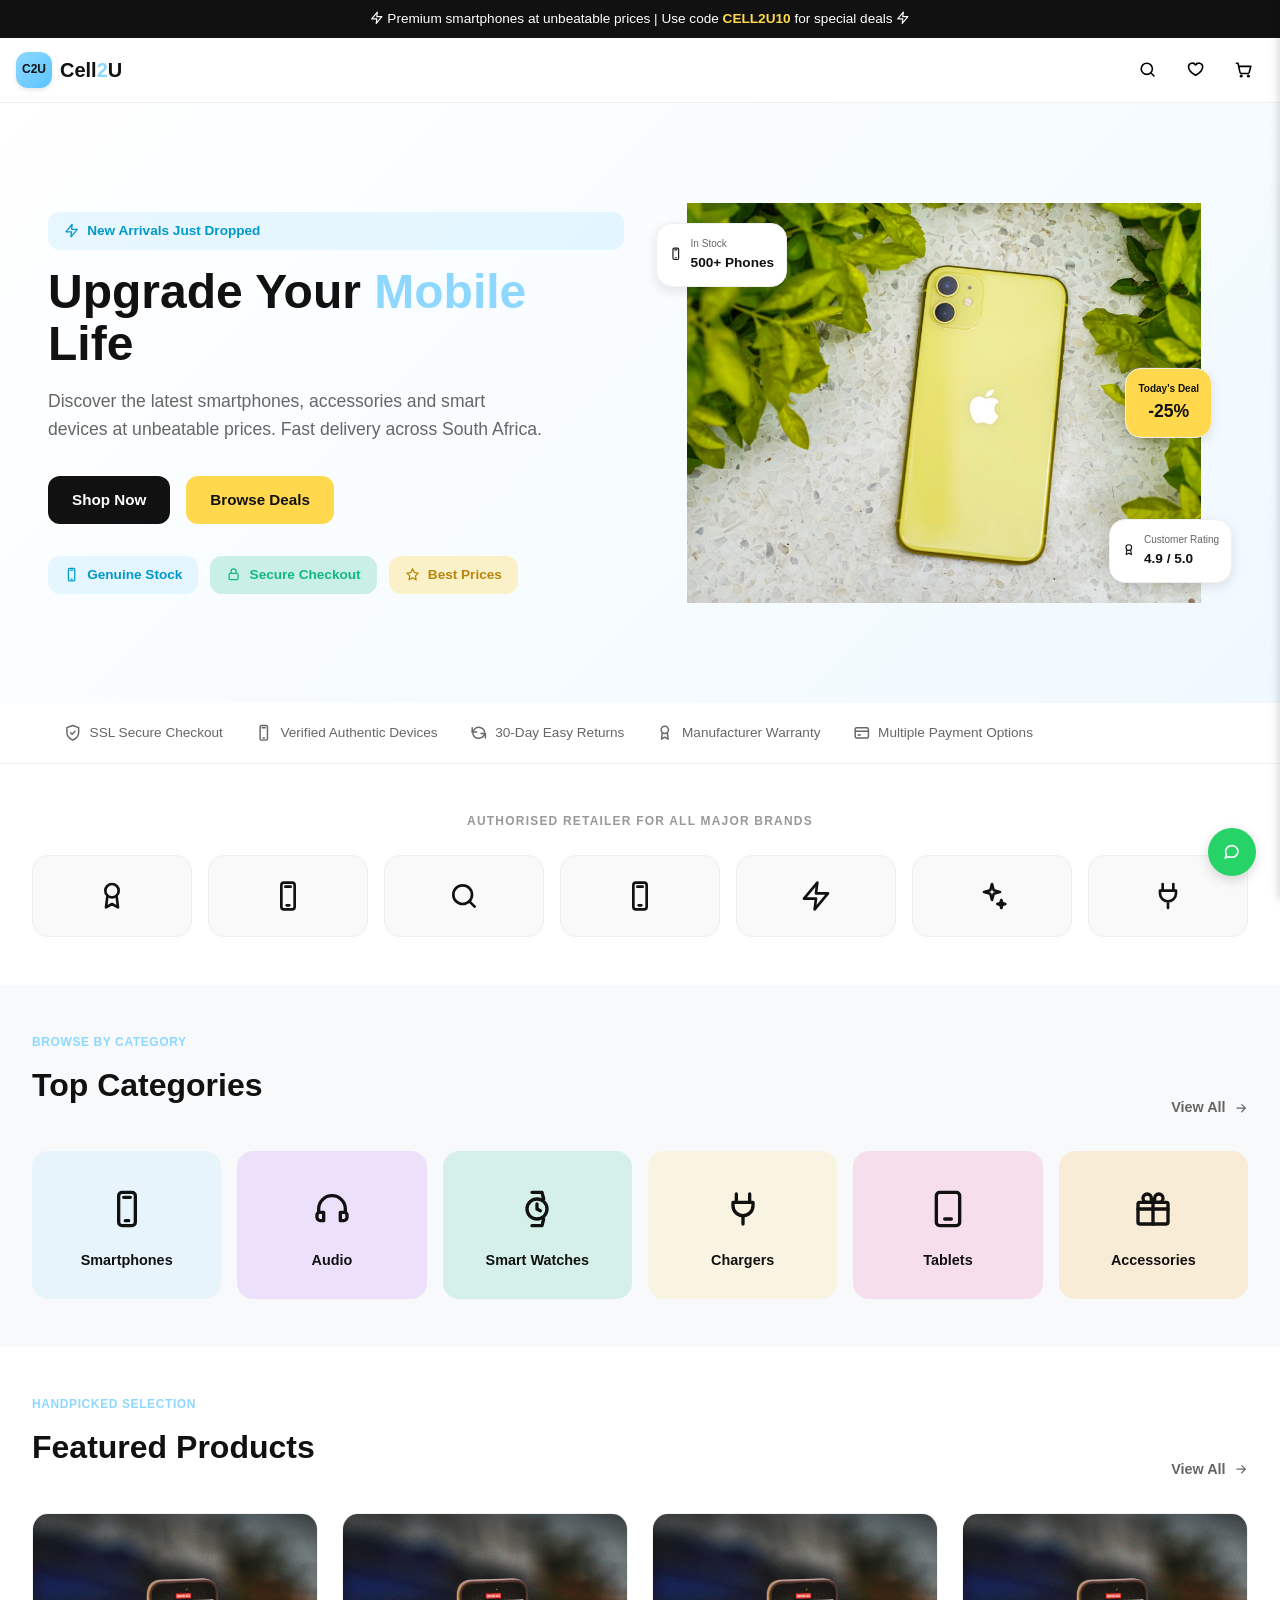
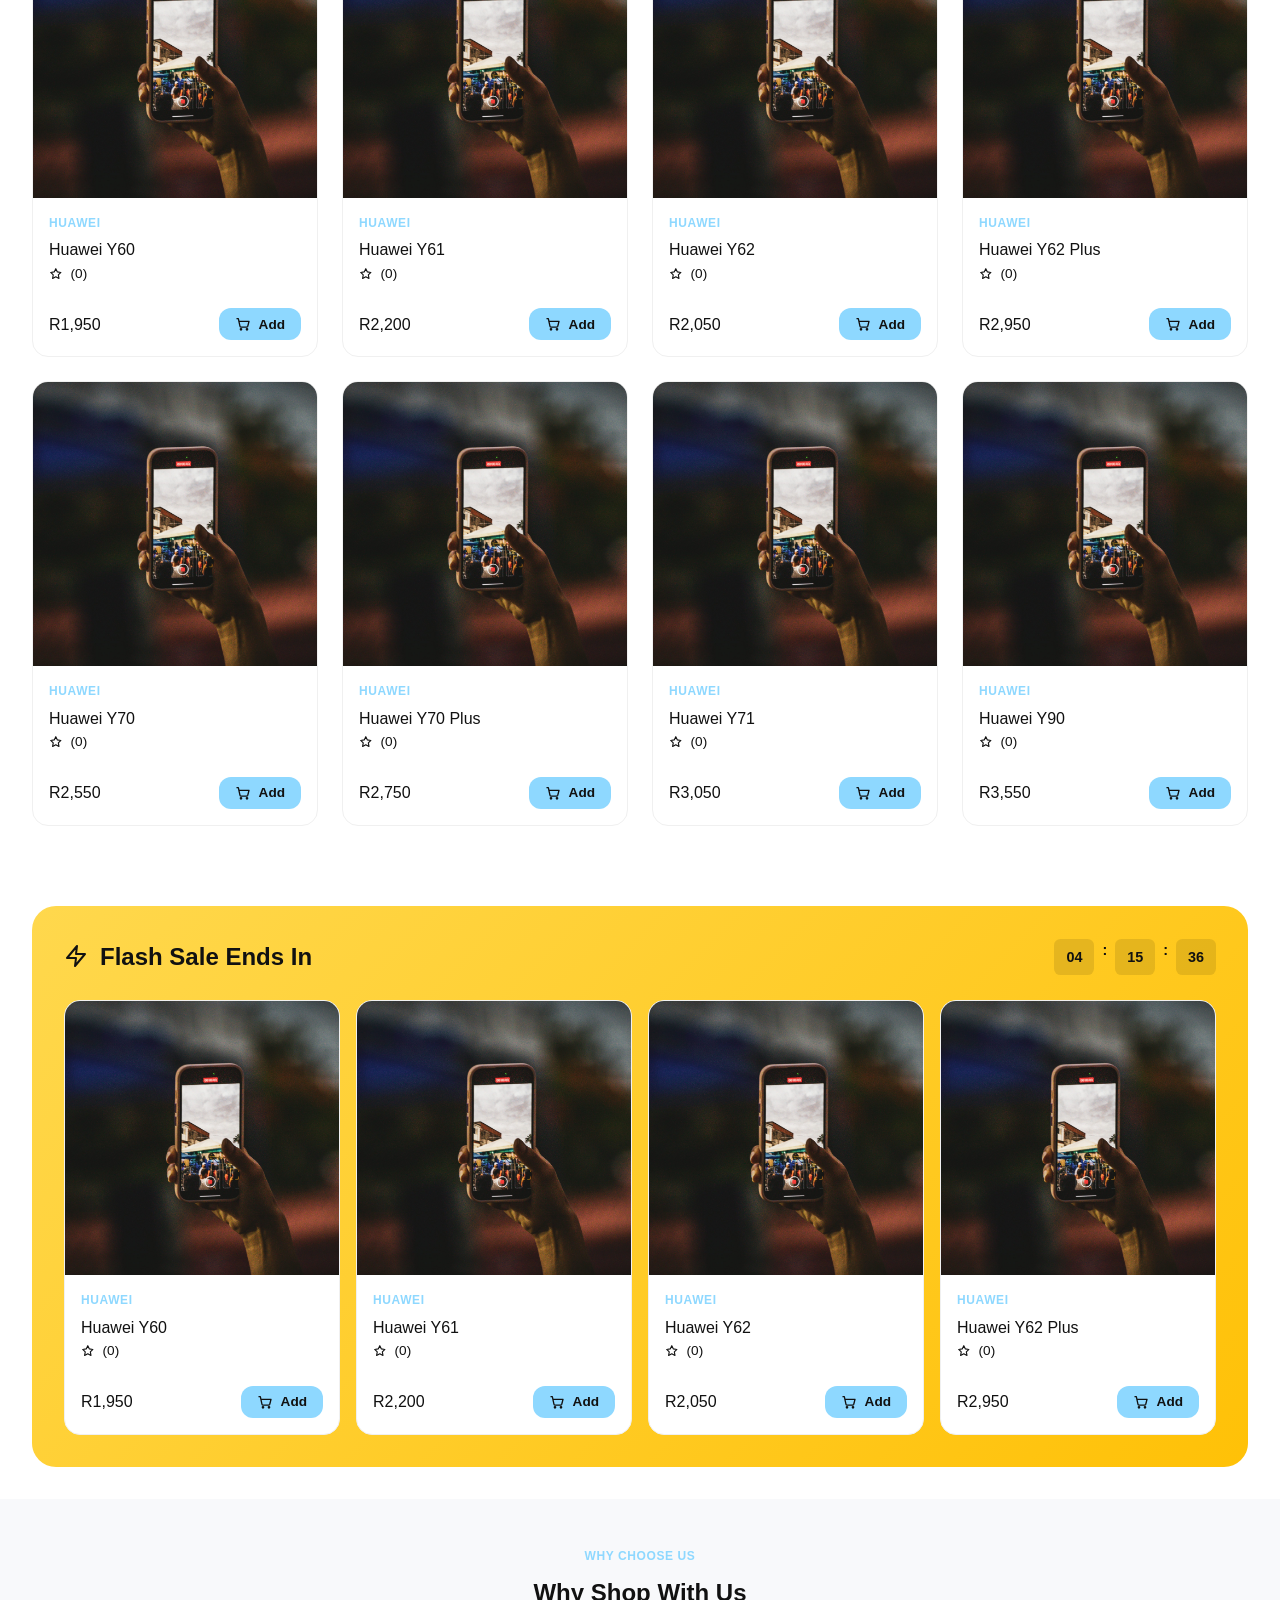
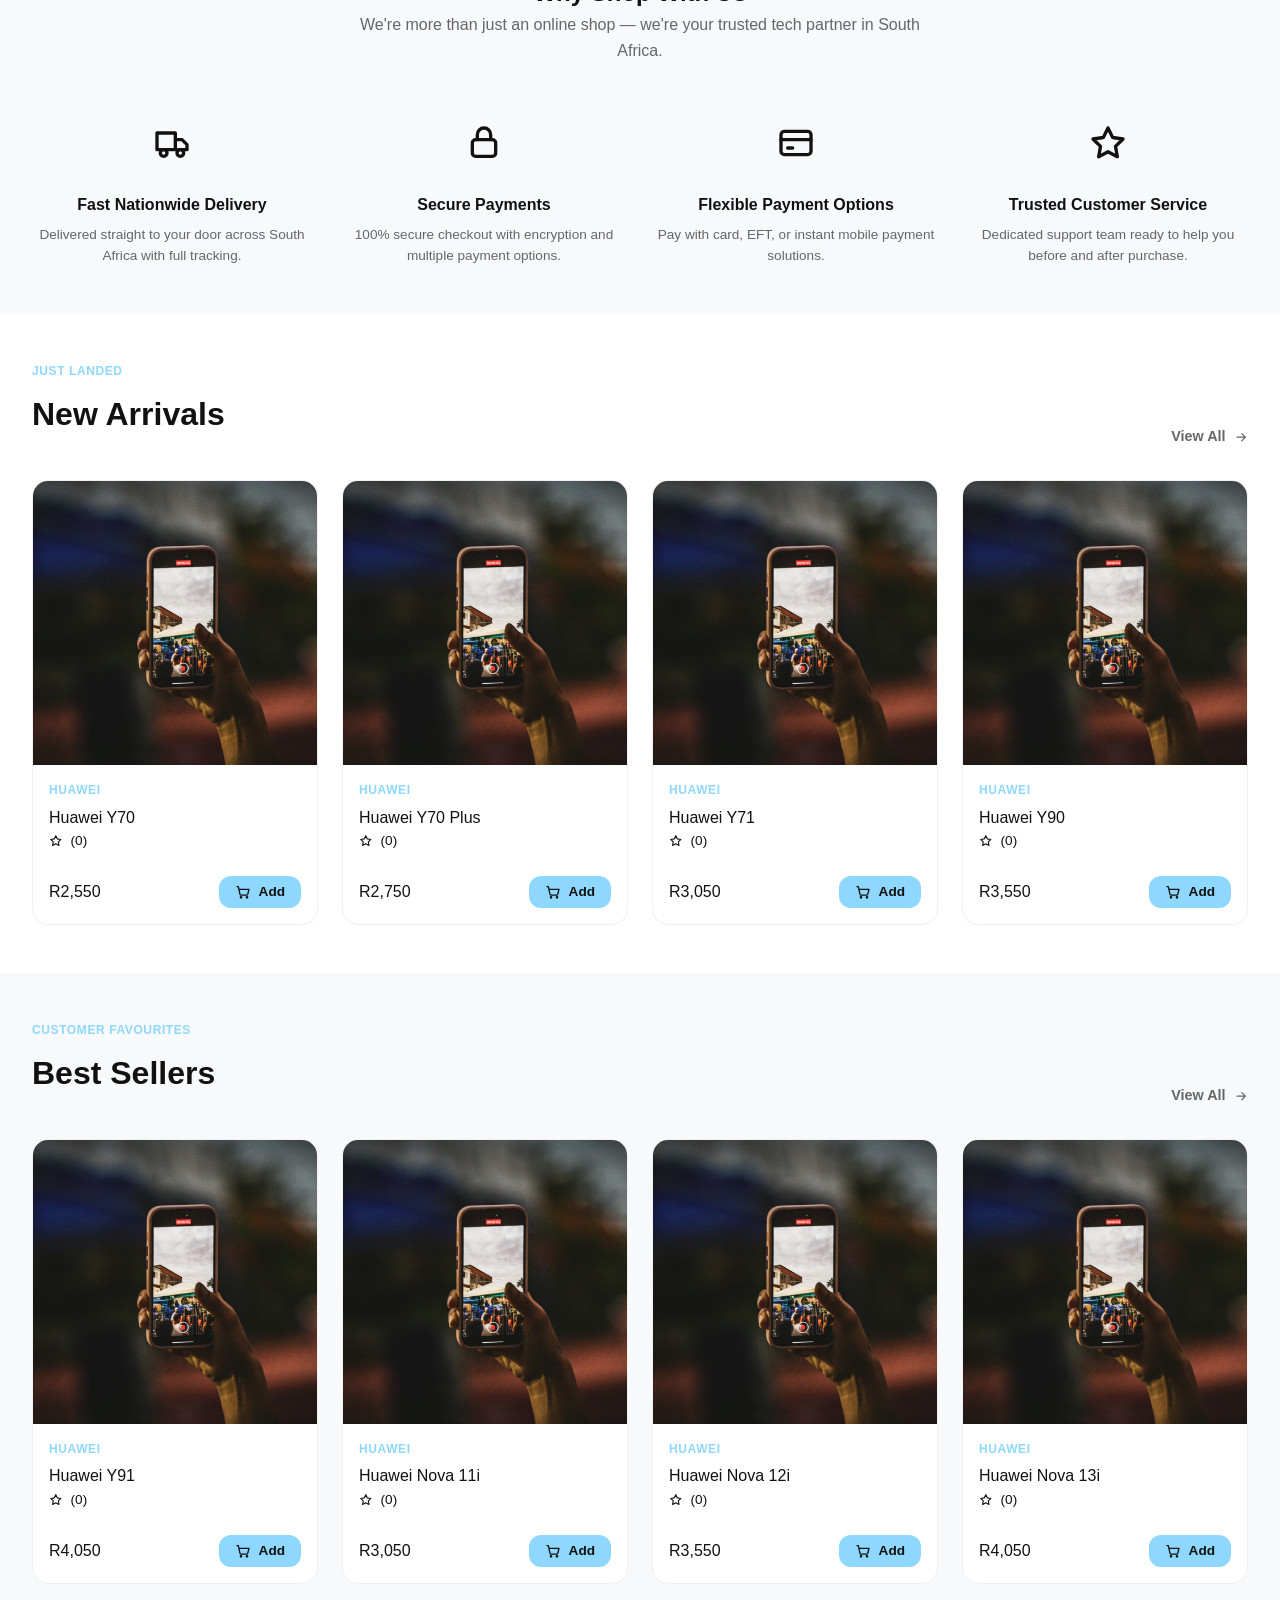
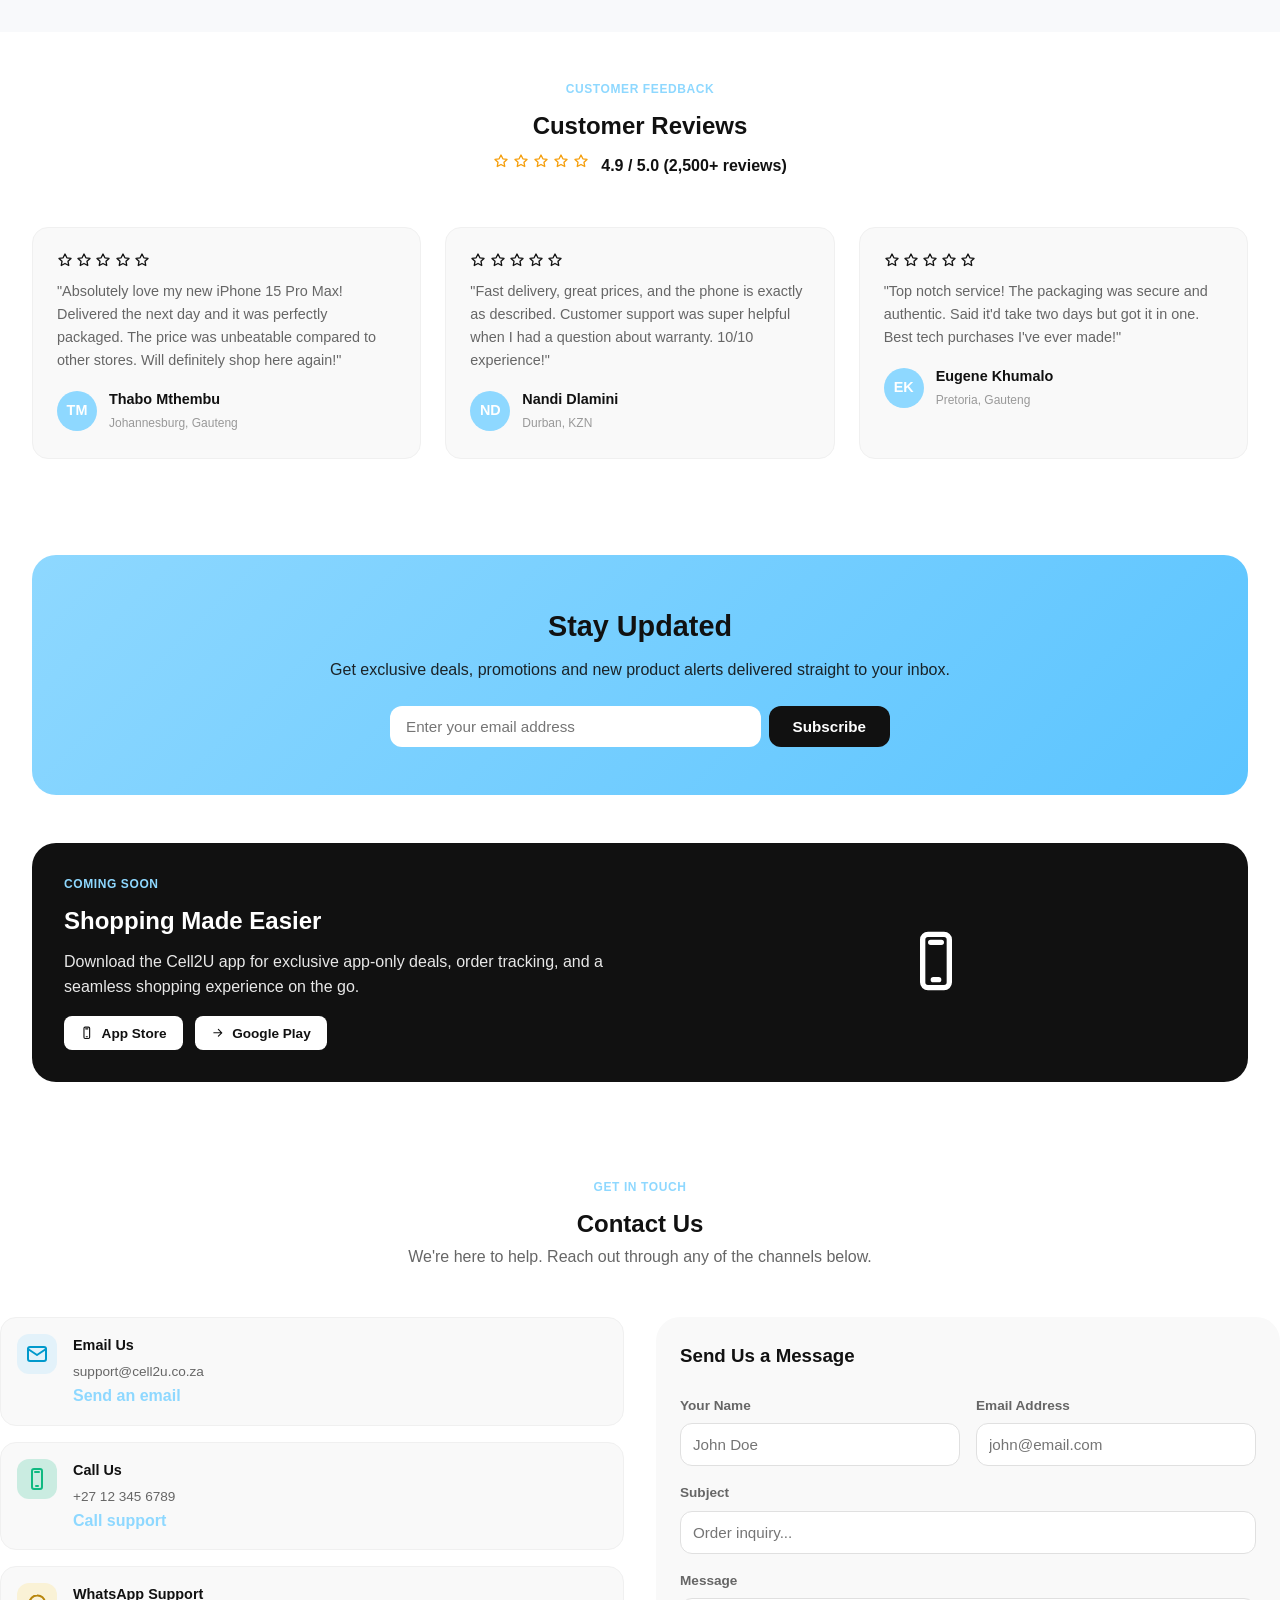
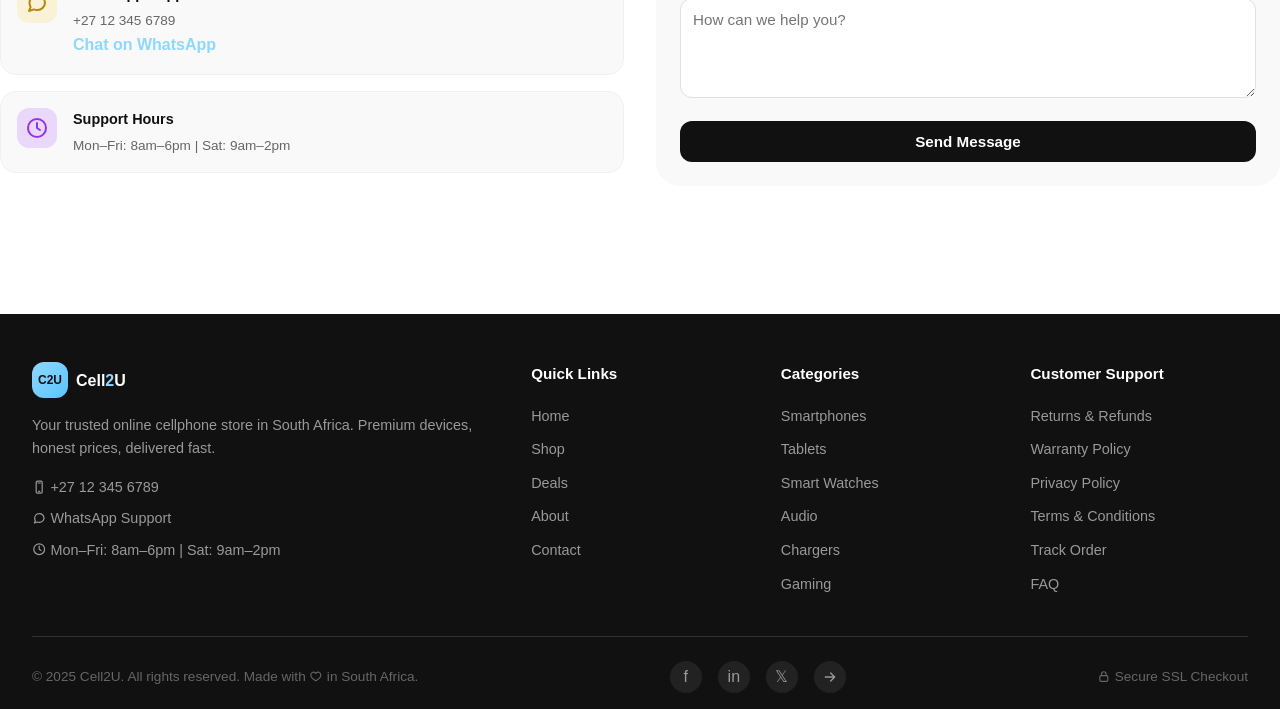
<file: index.html>
<!DOCTYPE html>
<html lang="en">
<head>
  <meta charset="UTF-8">
  <meta name="viewport" content="width=device-width, initial-scale=1.0">
  <title>Cell2U | Premium Cellphones & Smartphones in South Africa</title>
  <meta name="description" content="Shop premium Huawei, Samsung, Honor, and Oppo smartphones at unbeatable prices. Order directly via WhatsApp for instant confirmation.">
  <meta name="keywords" content="Cell2U, cellphones South Africa, smartphones, Huawei, Samsung, Honor, Oppo, buy phones WhatsApp">
  <link rel="canonical" href="https://thapelotipla76-byte.github.io/Cell2U/">
  
  <!-- Open Graph / Social SEO -->
  <meta property="og:title" content="Cell2U | Premium Cellphones & Smartphones in South Africa">
  <meta property="og:description" content="Shop premium Huawei, Samsung, Honor, and Oppo smartphones at unbeatable prices. Order directly via WhatsApp.">
  <meta property="og:type" content="website">
  <meta property="og:url" content="https://thapelotipla76-byte.github.io/Cell2U/">
  
  <link rel="stylesheet" href="css/styles.css">
</head>
<body>

  <!-- Announcement Bar -->
  <div class="announcement-bar">
    <span><span data-icon="zap"></span> Premium smartphones at unbeatable prices | Use code <strong class="highlight">CELL2U10</strong> for special deals <span data-icon="zap"></span></span>
  </div>

  <!-- Navbar -->
  <nav id="navbar">
    <div class="container navbar">
      <a href="index.html" class="logo">
        <div class="logo-icon">C2U</div>
        <span class="logo-text">Cell<span class="highlight">2</span>U</span>
      </a>

      <ul class="nav-links" id="nav-links">
        <li><a href="index.html" style="color:var(--dark); font-weight:700;">Home</a></li>
        <li><a href="shop.html">Shop</a></li>
        <li><a href="shop.html?deal=true" class="deals"><span data-icon="zap"></span> Deals</a></li>
        <li><a href="#about">About</a></li>
        <li><a href="#contact">Contact</a></li>
      </ul>

      <div class="nav-actions">
        <button class="nav-btn" id="search-toggle-btn" aria-label="Search"><span data-icon="search"></span></button>
        <button class="nav-btn" id="wishlist-btn" onclick="alert('Wishlist feature: view items you saved!')" aria-label="Wishlist"><span data-icon="heart"></span></button>
        <button class="nav-btn" id="cart-toggle-btn" aria-label="Cart" style="position:relative;">
          <span data-icon="cart"></span>
          <span class="cart-badge cart-count-badge" style="display:none;">0</span>
        </button>
        <button class="nav-btn mobile-menu-btn" id="mobile-menu-btn" aria-label="Menu"><span data-icon="menu"></span></button>
      </div>
    </div>

    <!-- Search bar dropdown -->
    <div class="search-bar" id="search-bar">
      <div class="container">
        <input type="text" id="global-search-input" placeholder="Search smartphones, accessories, watches...">
      </div>
    </div>
  </nav>

  <!-- Hero Section -->
  <section class="hero">
    <div class="container">
      <div class="hero-content">
        <div class="hero-text">
          <div class="badge badge-blue mb-4"><span data-icon="zap"></span> New Arrivals Just Dropped</div>
          <h1>Upgrade Your <span class="highlight">Mobile</span> Life</h1>
          <p>Discover the latest smartphones, accessories and smart devices at unbeatable prices. Fast delivery across South Africa.</p>
          <div class="hero-ctas">
            <a href="shop.html" class="btn btn-dark">Shop Now</a>
            <a href="shop.html" class="btn btn-yellow">Browse Deals</a>
          </div>
          <div class="hero-badges">
            <div class="badge badge-blue"><span data-icon="smartphone"></span> Genuine Stock</div>
            <div class="badge badge-green"><span data-icon="lock"></span> Secure Checkout</div>
            <div class="badge badge-yellow"><span data-icon="star"></span> Best Prices</div>
          </div>
        </div>
        <div class="hero-image">
          <img src="images/hero-phone.jpg" alt="Smartphones">
          <div class="stat-card top-left">
            <span><span data-icon="smartphone"></span></span>
            <div>
              <div style="font-size:10px; color:#666;">In Stock</div>
              <div style="font-weight:900;">500+ Phones</div>
            </div>
          </div>
          <div class="stat-card bottom-right">
            <span><span data-icon="award"></span></span>
            <div>
              <div style="font-size:10px; color:#666;">Customer Rating</div>
              <div style="font-weight:900;">4.9 / 5.0</div>
            </div>
          </div>
          <div class="stat-card deal">
            <div style="text-align:center;">
              <div style="font-size:10px; font-weight:700;">Today's Deal</div>
              <div style="font-size:1.1rem; font-weight:900;">-25%</div>
            </div>
          </div>
        </div>
      </div>
    </div>
  </section>

  <!-- Trust Bar -->
  <div class="trust-bar">
    <div class="container">
      <div class="trust-items">
        <div class="trust-item"><span class="trust-item-icon" data-icon="shield"></span> SSL Secure Checkout</div>
        <div class="trust-item"><span class="trust-item-icon"><span data-icon="smartphone"></span></span> Verified Authentic Devices</div>
        <div class="trust-item"><span class="trust-item-icon"><span data-icon="refresh"></span></span> 30-Day Easy Returns</div>
        <div class="trust-item"><span class="trust-item-icon"><span data-icon="award"></span></span> Manufacturer Warranty</div>
        <div class="trust-item"><span class="trust-item-icon"><span data-icon="card"></span></span> Multiple Payment Options</div>
      </div>
    </div>
  </div>

  <!-- Brands Section -->
  <section class="py-12">
    <div class="container">
      <p class="text-center" style="font-size:0.75rem; font-weight:700; color:#999; text-transform:uppercase; letter-spacing:0.1em; margin-bottom:1.5rem;">Authorised Retailer For All Major Brands</p>
      <div class="brands-grid">
        <div class="brand-item"><span data-icon="award"></span></div>
        <div class="brand-item"><span data-icon="smartphone"></span></div>
        <div class="brand-item"><span data-icon="search"></span></div>
        <div class="brand-item"><span data-icon="smartphone"></span></div>
        <div class="brand-item"><span data-icon="zap"></span></div>
        <div class="brand-item"><span data-icon="sparkles"></span></div>
        <div class="brand-item"><span data-icon="plug"></span></div>
      </div>
    </div>
  </section>

  <!-- Categories Section -->
  <section class="py-12" style="background-color:#F8F9FB;">
    <div class="container">
      <div class="section-header">
        <div class="section-header-text">
          <div class="section-label">Browse By Category</div>
          <h2>Top Categories</h2>
        </div>
        <a href="shop.html" class="section-header-action">View All <span data-icon="arrowRight"></span></a>
      </div>
      <div class="categories-grid">
        <div class="category-card category-blue" onclick="window.location.href='shop.html?category=smartphones'">
          <div class="category-icon"><span data-icon="smartphone"></span></div>
          <div class="category-name">Smartphones</div>
        </div>
        <div class="category-card category-purple" onclick="window.location.href='shop.html?category=audio'">
          <div class="category-icon"><span data-icon="headphones"></span></div>
          <div class="category-name">Audio</div>
        </div>
        <div class="category-card category-green" onclick="window.location.href='shop.html?category=smartwatches'">
          <div class="category-icon"><span data-icon="watch"></span></div>
          <div class="category-name">Smart Watches</div>
        </div>
        <div class="category-card category-yellow" onclick="window.location.href='shop.html?category=chargers'">
          <div class="category-icon"><span data-icon="plug"></span></div>
          <div class="category-name">Chargers</div>
        </div>
        <div class="category-card category-pink" onclick="window.location.href='shop.html?category=tablets'">
          <div class="category-icon"><span data-icon="tablet"></span></div>
          <div class="category-name">Tablets</div>
        </div>
        <div class="category-card category-orange" onclick="window.location.href='shop.html?category=accessories'">
          <div class="category-icon"><span data-icon="gift"></span></div>
          <div class="category-name">Accessories</div>
        </div>
      </div>
    </div>
  </section>

  <!-- Featured Products -->
  <section class="py-12">
    <div class="container">
      <div class="section-header">
        <div class="section-header-text">
          <div class="section-label">Handpicked Selection</div>
          <h2>Featured Products</h2>
        </div>
        <a href="shop.html" class="section-header-action">View All <span data-icon="arrowRight"></span></a>
      </div>
      <div class="grid grid-4" id="featured-products-grid">
        <!-- Loaded via JS -->
      </div>
    </div>
  </section>

  <!-- Flash Deals Banner -->
  <section class="container">
    <div class="flash-deals">
      <div class="flash-deals-header">
        <div class="flash-deals-title">
          <span><span data-icon="zap"></span></span> Flash Sale Ends In
        </div>
        <div class="countdown">
          <span class="countdown-item" id="cd-hours">04</span>:
          <span class="countdown-item" id="cd-mins">15</span>:
          <span class="countdown-item" id="cd-secs">36</span>
        </div>
      </div>
      <div class="flash-deals-grid" id="flash-deals-grid">
        <!-- Loaded via JS -->
      </div>
    </div>
  </section>

  <!-- Why Shop With Us -->
  <section class="py-12" style="background-color:#F8F9FB;">
    <div class="container">
      <div class="text-center" style="max-width:600px; margin:0 auto 3rem;">
        <div class="section-label" style="justify-content:center;">Why Choose Us</div>
        <h2>Why Shop With Us</h2>
        <p style="color:var(--text-grey);">We're more than just an online shop — we're your trusted tech partner in South Africa.</p>
      </div>
      <div class="features-grid">
        <div class="feature-card">
          <div class="feature-icon"><span data-icon="truck"></span></div>
          <h3 class="feature-title">Fast Nationwide Delivery</h3>
          <p class="feature-desc">Delivered straight to your door across South Africa with full tracking.</p>
        </div>
        <div class="feature-card">
          <div class="feature-icon"><span data-icon="lock"></span></div>
          <h3 class="feature-title">Secure Payments</h3>
          <p class="feature-desc">100% secure checkout with encryption and multiple payment options.</p>
        </div>
        <div class="feature-card">
          <div class="feature-icon"><span data-icon="card"></span></div>
          <h3 class="feature-title">Flexible Payment Options</h3>
          <p class="feature-desc">Pay with card, EFT, or instant mobile payment solutions.</p>
        </div>
        <div class="feature-card">
          <div class="feature-icon"><span data-icon="star"></span></div>
          <h3 class="feature-title">Trusted Customer Service</h3>
          <p class="feature-desc">Dedicated support team ready to help you before and after purchase.</p>
        </div>
      </div>
    </div>
  </section>

  <!-- New Arrivals -->
  <section class="py-12">
    <div class="container">
      <div class="section-header">
        <div class="section-header-text">
          <div class="section-label">Just Landed</div>
          <h2>New Arrivals</h2>
        </div>
        <a href="shop.html" class="section-header-action">View All <span data-icon="arrowRight"></span></a>
      </div>
      <div class="grid grid-4" id="new-arrivals-grid">
        <!-- Loaded via JS -->
      </div>
    </div>
  </section>

  <!-- Best Sellers -->
  <section class="py-12" style="background-color:#F8F9FB;">
    <div class="container">
      <div class="section-header">
        <div class="section-header-text">
          <div class="section-label">Customer Favourites</div>
          <h2>Best Sellers</h2>
        </div>
        <a href="shop.html" class="section-header-action">View All <span data-icon="arrowRight"></span></a>
      </div>
      <div class="grid grid-4" id="best-sellers-grid">
        <!-- Loaded via JS -->
      </div>
    </div>
  </section>

  <!-- Reviews Section -->
  <section class="py-12">
    <div class="container">
      <div class="text-center" style="margin-bottom:3rem;">
        <div class="section-label" style="justify-content:center;">Customer Feedback</div>
        <h2>Customer Reviews</h2>
        <div style="display:flex; justify-content:center; gap:0.25rem; margin-top:0.5rem; color:var(--warning-orange);"><span data-icon="star"></span><span data-icon="star"></span><span data-icon="star"></span><span data-icon="star"></span><span data-icon="star"></span> <span style="color:var(--dark); font-weight:700; margin-left:0.5rem;">4.9 / 5.0 (2,500+ reviews)</span></div>
      </div>
      <div class="reviews-grid">
        <div class="review-card">
          <div class="review-stars"><span data-icon="star"></span><span data-icon="star"></span><span data-icon="star"></span><span data-icon="star"></span><span data-icon="star"></span></div>
          <p class="review-text">"Absolutely love my new iPhone 15 Pro Max! Delivered the next day and it was perfectly packaged. The price was unbeatable compared to other stores. Will definitely shop here again!"</p>
          <div class="review-author">
            <div class="review-avatar">TM</div>
            <div class="review-info">
              <h4>Thabo Mthembu</h4>
              <p>Johannesburg, Gauteng</p>
            </div>
          </div>
        </div>
        <div class="review-card">
          <div class="review-stars"><span data-icon="star"></span><span data-icon="star"></span><span data-icon="star"></span><span data-icon="star"></span><span data-icon="star"></span></div>
          <p class="review-text">"Fast delivery, great prices, and the phone is exactly as described. Customer support was super helpful when I had a question about warranty. 10/10 experience!"</p>
          <div class="review-author">
            <div class="review-avatar">ND</div>
            <div class="review-info">
              <h4>Nandi Dlamini</h4>
              <p>Durban, KZN</p>
            </div>
          </div>
        </div>
        <div class="review-card">
          <div class="review-stars"><span data-icon="star"></span><span data-icon="star"></span><span data-icon="star"></span><span data-icon="star"></span><span data-icon="star"></span></div>
          <p class="review-text">"Top notch service! The packaging was secure and authentic. Said it'd take two days but got it in one. Best tech purchases I've ever made!"</p>
          <div class="review-author">
            <div class="review-avatar">EK</div>
            <div class="review-info">
              <h4>Eugene Khumalo</h4>
              <p>Pretoria, Gauteng</p>
            </div>
          </div>
        </div>
      </div>
    </div>
  </section>

  <!-- Newsletter -->
  <section class="container">
    <div class="newsletter">
      <h2>Stay Updated</h2>
      <p>Get exclusive deals, promotions and new product alerts delivered straight to your inbox.</p>
      <form class="newsletter-form" onsubmit="event.preventDefault(); alert('Subscribed successfully!');">
        <input type="email" placeholder="Enter your email address" required>
        <button type="submit" class="btn btn-dark">Subscribe</button>
      </form>
    </div>
  </section>

  <!-- App Banner -->
  <section class="container">
    <div class="app-banner">
      <div class="app-banner-text">
        <div class="section-label" style="color:var(--primary-blue);">Coming Soon</div>
        <h3>Shopping Made Easier</h3>
        <p>Download the Cell2U app for exclusive app-only deals, order tracking, and a seamless shopping experience on the go.</p>
        <div class="app-buttons">
          <button class="app-button" onclick="alert('App Store coming soon!')"><span data-icon="smartphone"></span> App Store</button>
          <button class="app-button" onclick="alert('Google Play coming soon!')"><span data-icon="arrowRight"></span> Google Play</button>
        </div>
      </div>
      <div class="app-image"><span data-icon="smartphone"></span></div>
    </div>
  </section>

  <!-- Contact Section -->
  <section class="contact-section container" id="contact">
    <div class="text-center" style="margin-bottom:3rem;">
      <div class="section-label" style="justify-content:center;">Get In Touch</div>
      <h2>Contact Us</h2>
      <p style="color:var(--text-grey);">We're here to help. Reach out through any of the channels below.</p>
    </div>
    <div class="contact-grid">
      <div class="contact-info-list">
        <div class="contact-info-item">
          <div class="contact-icon email"><span data-icon="mail"></span></div>
          <div class="contact-text">
            <h4>Email Us</h4>
            <p>support@cell2u.co.za</p>
            <a href="mailto:support@cell2u.co.za">Send an email</a>
          </div>
        </div>
        <div class="contact-info-item">
          <div class="contact-icon phone"><span data-icon="phone"></span></div>
          <div class="contact-text">
            <h4>Call Us</h4>
            <p>+27 12 345 6789</p>
            <a href="tel:+27123456789">Call support</a>
          </div>
        </div>
        <div class="contact-info-item">
          <div class="contact-icon whatsapp"><span data-icon="message"></span></div>
          <div class="contact-text">
            <h4>WhatsApp Support</h4>
            <p>+27 12 345 6789</p>
            <a href="https://wa.me/27123456789" target="_blank">Chat on WhatsApp</a>
          </div>
        </div>
        <div class="contact-info-item">
          <div class="contact-icon hours"><span data-icon="clock"></span></div>
          <div class="contact-text">
            <h4>Support Hours</h4>
            <p>Mon–Fri: 8am–6pm | Sat: 9am–2pm</p>
          </div>
        </div>
      </div>
      <div class="contact-form">
        <h3 style="font-family:var(--font-display); font-weight:700; margin-bottom:1.5rem;">Send Us a Message</h3>
        <form onsubmit="event.preventDefault(); alert('Message sent successfully!'); this.reset();">
          <div class="form-row">
            <div class="form-group">
              <label>Your Name</label>
              <input type="text" placeholder="John Doe" required>
            </div>
            <div class="form-group">
              <label>Email Address</label>
              <input type="email" placeholder="john@email.com" required>
            </div>
          </div>
          <div class="form-group">
            <label>Subject</label>
            <input type="text" placeholder="Order inquiry..." required>
          </div>
          <div class="form-group">
            <label>Message</label>
            <textarea placeholder="How can we help you?" required></textarea>
          </div>
          <button type="submit" class="btn btn-dark" style="width:100%; justify-content:center;">Send Message</button>
        </form>
      </div>
    </div>
  </section>

  <!-- Footer -->
  <footer>
    <div class="container">
      <div class="footer-grid">
        <div class="footer-section" style="grid-column: span 2;">
          <div class="footer-brand">
            <div class="footer-logo-icon">C2U</div>
            <span class="footer-logo-text">Cell<span style="color:var(--primary-blue);">2</span>U</span>
          </div>
          <p class="footer-desc">Your trusted online cellphone store in South Africa. Premium devices, honest prices, delivered fast.</p>
          <div class="footer-contact">
            <a href="tel:+27123456789"><span data-icon="phone"></span> +27 12 345 6789</a>
            <a href="#" id="footer-whatsapp-link"><span data-icon="message"></span> WhatsApp Support</a>
            <p><span data-icon="clock"></span> Mon–Fri: 8am–6pm | Sat: 9am–2pm</p>
          </div>
        </div>
        <div class="footer-section">
          <h4>Quick Links</h4>
          <ul>
            <li><a href="index.html">Home</a></li>
            <li><a href="shop.html">Shop</a></li>
            <li><a href="shop.html">Deals</a></li>
            <li><a href="#about">About</a></li>
            <li><a href="#contact">Contact</a></li>
          </ul>
        </div>
        <div class="footer-section">
          <h4>Categories</h4>
          <ul>
            <li><a href="shop.html?category=smartphones">Smartphones</a></li>
            <li><a href="shop.html?category=tablets">Tablets</a></li>
            <li><a href="shop.html?category=smartwatches">Smart Watches</a></li>
            <li><a href="shop.html?category=audio">Audio</a></li>
            <li><a href="shop.html?category=chargers">Chargers</a></li>
            <li><a href="shop.html?category=accessories">Gaming</a></li>
          </ul>
        </div>
        <div class="footer-section">
          <h4>Customer Support</h4>
          <ul>
            <li><a href="#">Returns & Refunds</a></li>
            <li><a href="#">Warranty Policy</a></li>
            <li><a href="#">Privacy Policy</a></li>
            <li><a href="#">Terms & Conditions</a></li>
            <li><a href="#">Track Order</a></li>
            <li><a href="#">FAQ</a></li>
          </ul>
        </div>
      </div>
      <div class="footer-bottom">
        <div class="footer-copyright">© 2025 Cell2U. All rights reserved. Made with <span data-icon="heart"></span> in South Africa.</div>
        <div class="footer-socials">
          <a href="#" class="social-link">f</a>
          <a href="#" class="social-link">in</a>
          <a href="#" class="social-link">𝕏</a>
          <a href="#" class="social-link"><span data-icon="arrowRight"></span></a>
        </div>
        <div style="font-size:0.85rem; color:#666;"><span data-icon="lock"></span> Secure SSL Checkout</div>
      </div>
    </div>
  </footer>

  <!-- Cart Drawer -->
  <div class="cart-overlay" id="cart-overlay"></div>
  <div class="cart-drawer" id="cart-drawer">
    <div class="cart-drawer-header">
      <h2>Your Cart</h2>
      <button class="cart-close-btn" id="cart-close-btn">×</button>
    </div>
    <div class="cart-items" id="cart-items-container">
      <!-- Loaded via JS -->
    </div>
    <div class="cart-footer">
      <div class="cart-summary">
        <div class="summary-row">
          <span>Subtotal</span>
          <span id="cart-subtotal">R0</span>
        </div>
        <div class="summary-row">
          <span>Shipping</span>
          <span id="cart-shipping">R0</span>
        </div>
        <div class="summary-row total">
          <span>Total</span>
          <span id="cart-total">R0</span>
        </div>
      </div>
      <button class="btn btn-primary cart-checkout-btn" onclick="window.location.href='checkout.html'" style="background:#25D366; color:white; display:flex; align-items:center; justify-content:center; gap:0.5rem;"><span data-icon="whatsapp" style="width:18px; height:18px; display:inline-block;"></span> Order via WhatsApp</button>
    </div>
  </div>

  <!-- Floating Actions -->
  <div class="floating-actions">
    <a href="#" id="floating-whatsapp-link" target="_blank" class="floating-btn whatsapp-btn" aria-label="WhatsApp"><span data-icon="message"></span></a>
    <button class="floating-btn back-to-top-btn hidden" id="back-to-top-btn" aria-label="Back to top">↑</button>
  </div>

  <script src="js/icons.js"></script>
  <script src="js/app.js"></script>
</body>
</html>
</file>
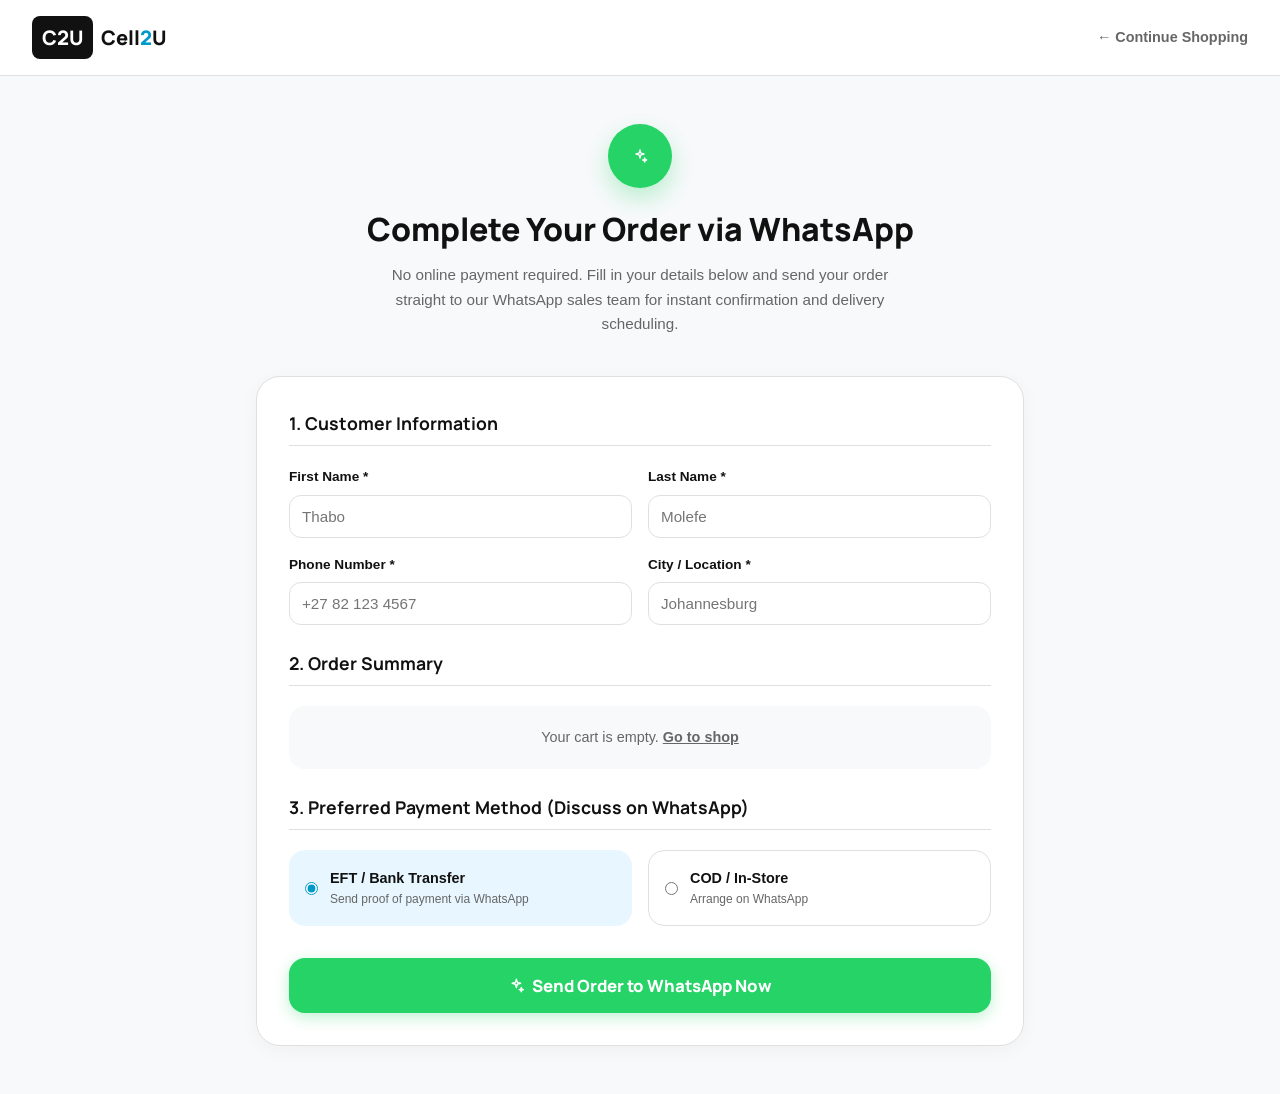
<file: checkout.html>
<!DOCTYPE html>
<html lang="en">
<head>
  <meta charset="UTF-8">
  <meta name="viewport" content="width=device-width, initial-scale=1.0">
  <title>WhatsApp Order Enquiry | Cell2U</title>
  <link rel="stylesheet" href="css/styles.css">
  <link rel="preconnect" href="https://fonts.googleapis.com">
  <link rel="preconnect" href="https://fonts.gstatic.com" crossorigin>
  <link href="https://fonts.googleapis.com/css2?family=Manrope:wght@600;700;800&family=Inter:wght@400;500;600&display=swap" rel="stylesheet">
</head>
<body style="background-color:#F8F9FB;">

  <!-- Header -->
  <header style="background:white; border-bottom:1px solid var(--border-grey); padding:1rem 0;">
    <div class="container" style="display:flex; justify-content:space-between; align-items:center;">
      <a href="index.html" class="logo" style="text-decoration:none; display:flex; align-items:center; gap:0.5rem;">
        <div style="background:#111; color:white; font-weight:800; padding:0.35rem 0.6rem; border-radius:0.5rem; font-family:'Manrope',sans-serif;">C2U</div>
        <span style="font-family:'Manrope',sans-serif; font-weight:800; font-size:1.25rem; color:#111;">Cell<span style="color:#0099CC">2</span>U</span>
      </a>
      <a href="shop.html" style="font-size:0.9rem; font-weight:600; color:var(--text-grey); text-decoration:none;">← Continue Shopping</a>
    </div>
  </header>

  <div class="container" style="max-width:800px; padding:3rem 1rem;">
    <div style="text-align:center; margin-bottom:2.5rem;">
      <div style="display:inline-flex; background:#25D366; color:white; width:64px; height:64px; border-radius:50%; align-items:center; justify-content:center; margin-bottom:1rem; box-shadow:0 10px 25px rgba(37,211,102,0.3);">
        <span data-icon="whatsapp" style="width:32px; height:32px; display:inline-block;"></span>
      </div>
      <h1 style="font-family:'Manrope',sans-serif; font-weight:800; font-size:2rem; color:#111; margin-bottom:0.5rem;">Complete Your Order via WhatsApp</h1>
      <p style="color:var(--text-grey); font-size:0.95rem; max-width:500px; margin:0 auto;">No online payment required. Fill in your details below and send your order straight to our WhatsApp sales team for instant confirmation and delivery scheduling.</p>
    </div>

    <div style="background:white; border-radius:1.5rem; padding:2rem; box-shadow:0 4px 20px rgba(0,0,0,0.04); border:1px solid var(--border-grey);">
      <form id="whatsapp-order-form" onsubmit="submitWhatsAppOrder(event)">
        
        <div style="font-family:'Manrope',sans-serif; font-weight:700; font-size:1.1rem; color:#111; margin-bottom:1.25rem; padding-bottom:0.5rem; border-bottom:1px solid var(--border-grey);">
          1. Customer Information
        </div>
        
        <div style="display:grid; grid-template-columns:1fr 1fr; gap:1rem; margin-bottom:1rem;">
          <div>
            <label style="display:block; font-size:0.85rem; font-weight:600; color:#111; margin-bottom:0.4rem;">First Name *</label>
            <input type="text" id="cust-name" required placeholder="Thabo" style="width:100%; padding:0.75rem; border:1px solid var(--border-grey); border-radius:0.75rem; font-size:0.95rem;">
          </div>
          <div>
            <label style="display:block; font-size:0.85rem; font-weight:600; color:#111; margin-bottom:0.4rem;">Last Name *</label>
            <input type="text" id="cust-surname" required placeholder="Molefe" style="width:100%; padding:0.75rem; border:1px solid var(--border-grey); border-radius:0.75rem; font-size:0.95rem;">
          </div>
        </div>

        <div style="display:grid; grid-template-columns:1fr 1fr; gap:1rem; margin-bottom:1.5rem;">
          <div>
            <label style="display:block; font-size:0.85rem; font-weight:600; color:#111; margin-bottom:0.4rem;">Phone Number *</label>
            <input type="tel" id="cust-phone" required placeholder="+27 82 123 4567" style="width:100%; padding:0.75rem; border:1px solid var(--border-grey); border-radius:0.75rem; font-size:0.95rem;">
          </div>
          <div>
            <label style="display:block; font-size:0.85rem; font-weight:600; color:#111; margin-bottom:0.4rem;">City / Location *</label>
            <input type="text" id="cust-city" required placeholder="Johannesburg" style="width:100%; padding:0.75rem; border:1px solid var(--border-grey); border-radius:0.75rem; font-size:0.95rem;">
          </div>
        </div>

        <div style="font-family:'Manrope',sans-serif; font-weight:700; font-size:1.1rem; color:#111; margin-bottom:1.25rem; padding-bottom:0.5rem; border-bottom:1px solid var(--border-grey);">
          2. Order Summary
        </div>

        <div id="checkout-cart-summary" style="background:#F8F9FB; border-radius:1rem; padding:1.25rem; margin-bottom:1.5rem;">
          <!-- Cart items injected by JS -->
        </div>

        <div style="font-family:'Manrope',sans-serif; font-weight:700; font-size:1.1rem; color:#111; margin-bottom:1.25rem; padding-bottom:0.5rem; border-bottom:1px solid var(--border-grey);">
          3. Preferred Payment Method (Discuss on WhatsApp)
        </div>

        <div style="display:grid; grid-template-columns:1fr 1fr; gap:1rem; margin-bottom:2rem;">
          <label style="display:flex; align-items:center; gap:0.75rem; padding:1rem; border:2px solid var(--brand-blue); border-radius:1rem; background:#E8F7FF; cursor:pointer;">
            <input type="radio" name="payment" value="EFT / Bank Transfer" checked style="accent-color:#0099CC;">
            <div>
              <p style="font-weight:700; font-size:0.9rem; color:#111;">EFT / Bank Transfer</p>
              <p style="font-size:0.75rem; color:var(--text-grey);">Send proof of payment via WhatsApp</p>
            </div>
          </label>
          <label style="display:flex; align-items:center; gap:0.75rem; padding:1rem; border:1px solid var(--border-grey); border-radius:1rem; background:white; cursor:pointer;">
            <input type="radio" name="payment" value="Cash on Delivery / Pickup" style="accent-color:#0099CC;">
            <div>
              <p style="font-weight:700; font-size:0.9rem; color:#111;">COD / In-Store</p>
              <p style="font-size:0.75rem; color:var(--text-grey);">Arrange on WhatsApp</p>
            </div>
          </label>
        </div>

        <button type="submit" style="width:100%; background:#25D366; color:white; border:none; padding:1rem; border-radius:1rem; font-family:'Manrope',sans-serif; font-weight:800; font-size:1.05rem; display:flex; align-items:center; justify-content:center; gap:0.5rem; cursor:pointer; box-shadow:0 4px 15px rgba(37,211,102,0.3); transition:background 0.2s;">
          <span data-icon="whatsapp" style="width:20px; height:20px; display:inline-block;"></span>
          Send Order to WhatsApp Now
        </button>
      </form>
    </div>
  </div>

  <script src="data/config.js"></script>
  <script src="js/icons.js"></script>
  <script src="js/app.js"></script>
  <script>
    document.addEventListener('DOMContentLoaded', () => {
      renderCheckoutSummary();
    });

    function renderCheckoutSummary() {
      const container = document.getElementById('checkout-cart-summary');
      const cart = Cell2UStore.getCart();
      if (!cart || cart.length === 0) {
        container.innerHTML = '<p style="color:var(--text-grey); font-size:0.9rem; text-align:center;">Your cart is empty. <a href="shop.html" style="color:var(--brand-blue); font-weight:600;">Go to shop</a></p>';
        return;
      }
      let html = '<div style="display:flex; flex-direction:column; gap:0.75rem; margin-bottom:1rem;">';
      let total = 0;
      cart.forEach(item => {
        const itemTotal = item.price * item.quantity;
        total += itemTotal;
        html += `
          <div style="display:flex; justify-content:space-between; align-items:center; font-size:0.9rem;">
            <div>
              <span style="font-weight:600; color:#111;">${item.name}</span>
              <span style="color:var(--text-grey); font-size:0.8rem; margin-left:0.5rem;">(x${item.quantity})</span>
            </div>
            <span style="font-family:'Manrope',sans-serif; font-weight:700; color:#111;">R${itemTotal.toLocaleString()}</span>
          </div>
        `;
      });
      html += '</div>';
      html += `
        <div style="border-top:1px solid var(--border-grey); padding-top:0.75rem; display:flex; justify-content:space-between; align-items:center;">
          <span style="font-family:'Manrope',sans-serif; font-weight:800; color:#111;">Total Amount</span>
          <span style="font-family:'Manrope',sans-serif; font-weight:800; font-size:1.25rem; color:#0099CC;">R${total.toLocaleString()}</span>
        </div>
      `;
      container.innerHTML = html;
    }

    function submitWhatsAppOrder(event) {
      event.preventDefault();
      const name = document.getElementById('cust-name').value.trim();
      const surname = document.getElementById('cust-surname').value.trim();
      const phone = document.getElementById('cust-phone').value.trim();
      const city = document.getElementById('cust-city').value.trim();
      const paymentMethod = document.querySelector('input[name="payment"]:checked').value;

      const cart = Cell2UStore.getCart();
      if (!cart || cart.length === 0) {
        alert('Your cart is empty!');
        return;
      }

      let itemsText = cart.map(item => `• ${item.name} (Qty: ${item.quantity}) - R${(item.price * item.quantity).toLocaleString()}`).join('\n');
      let total = cart.reduce((sum, item) => sum + (item.price * item.quantity), 0);

      const message = `*NEW CELL2U ORDER ENQUIRY*\n\n` +
        `*Customer:* ${name} ${surname}\n` +
        `*Phone:* ${phone}\n` +
        `*Delivery City:* ${city}\n` +
        `*Payment Method:* ${paymentMethod}\n\n` +
        `*Items Ordered:*\n${itemsText}\n\n` +
        `*Total:* R${total.toLocaleString()}\n\n` +
        `Please confirm availability!`;

      const phoneNumber = (typeof window.getCell2UWhatsAppNumber === 'function') ? window.getCell2UWhatsAppNumber() : (window.CELL2U_CONFIG?.whatsappNumber || '+27123456789');
      const cleanNumber = phoneNumber.replace(/[^0-9]/g, '');
      const encoded = encodeURIComponent(message);
      
      // Clear cart
      localStorage.removeItem('cell2u_cart');

      // Open WhatsApp
      window.location.href = `https://wa.me/${cleanNumber}?text=${encoded}`;
    }
  </script>
</body>
</html>
</file>
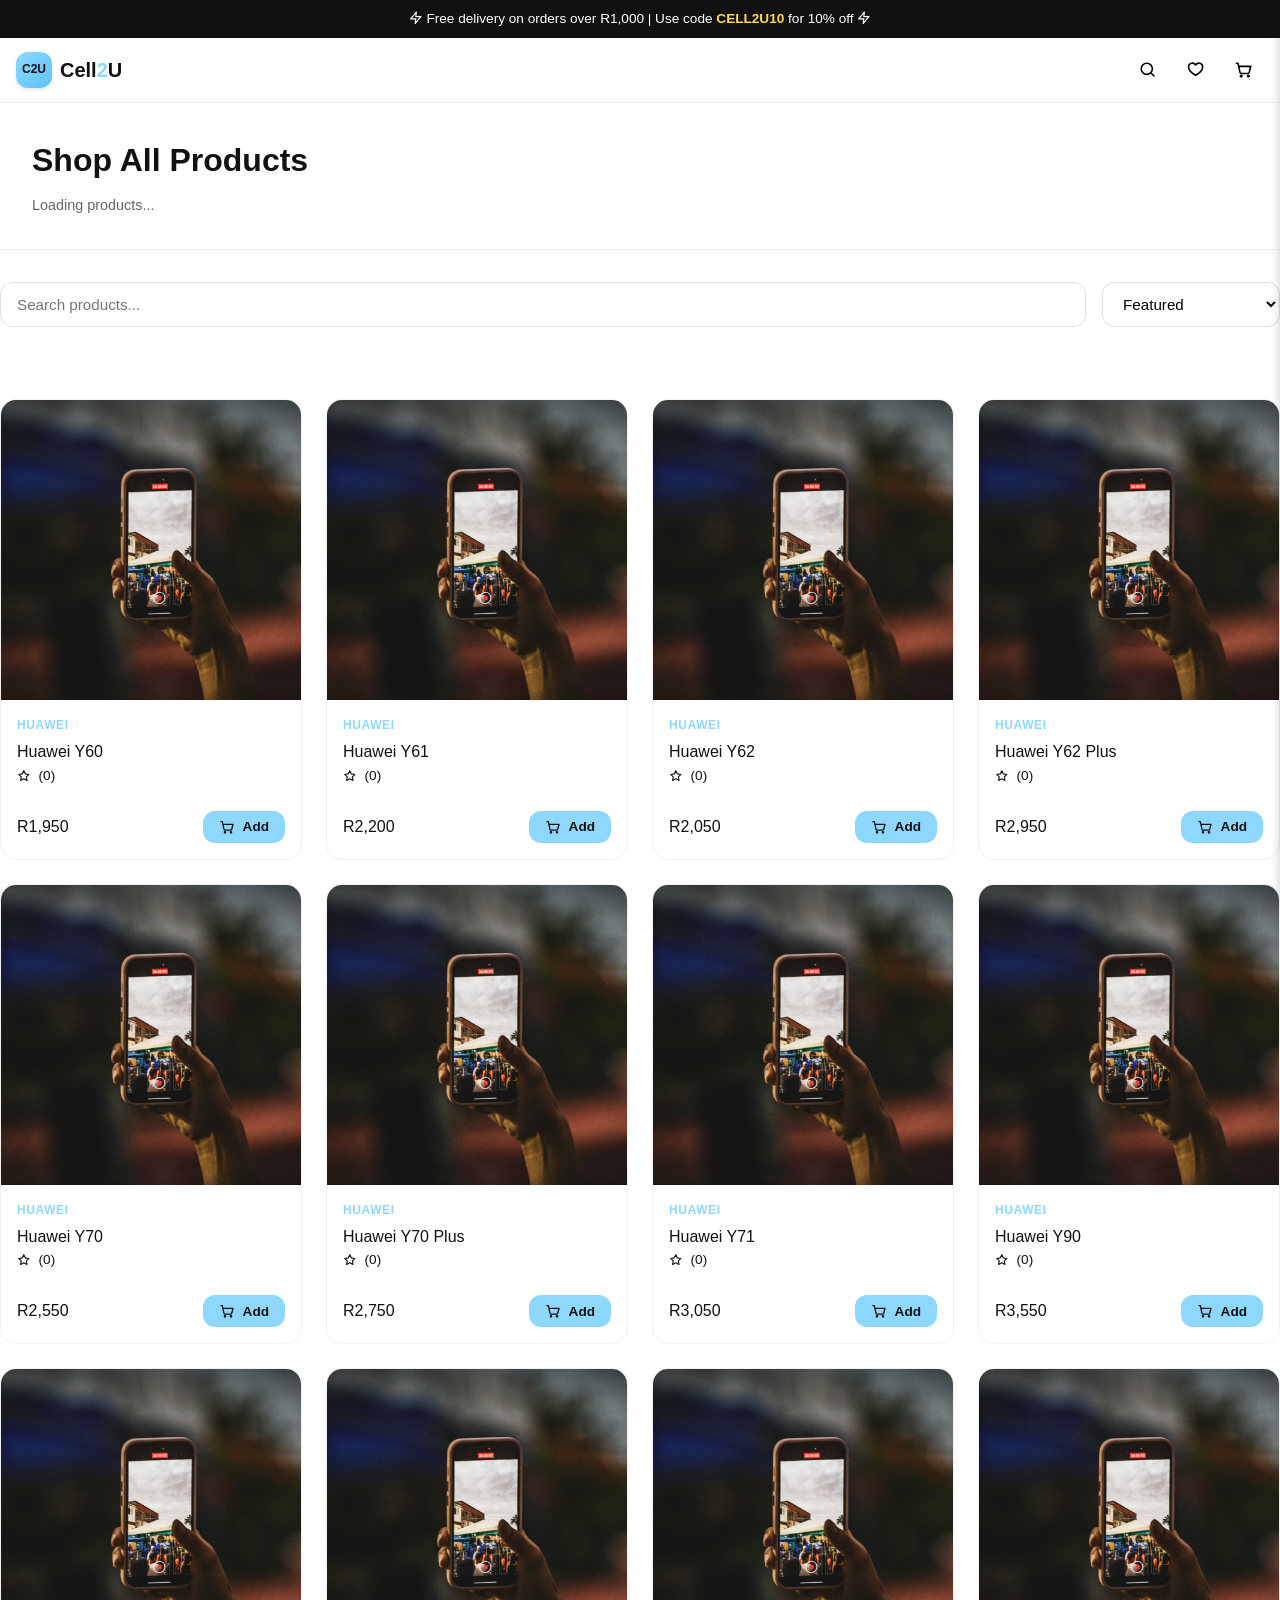
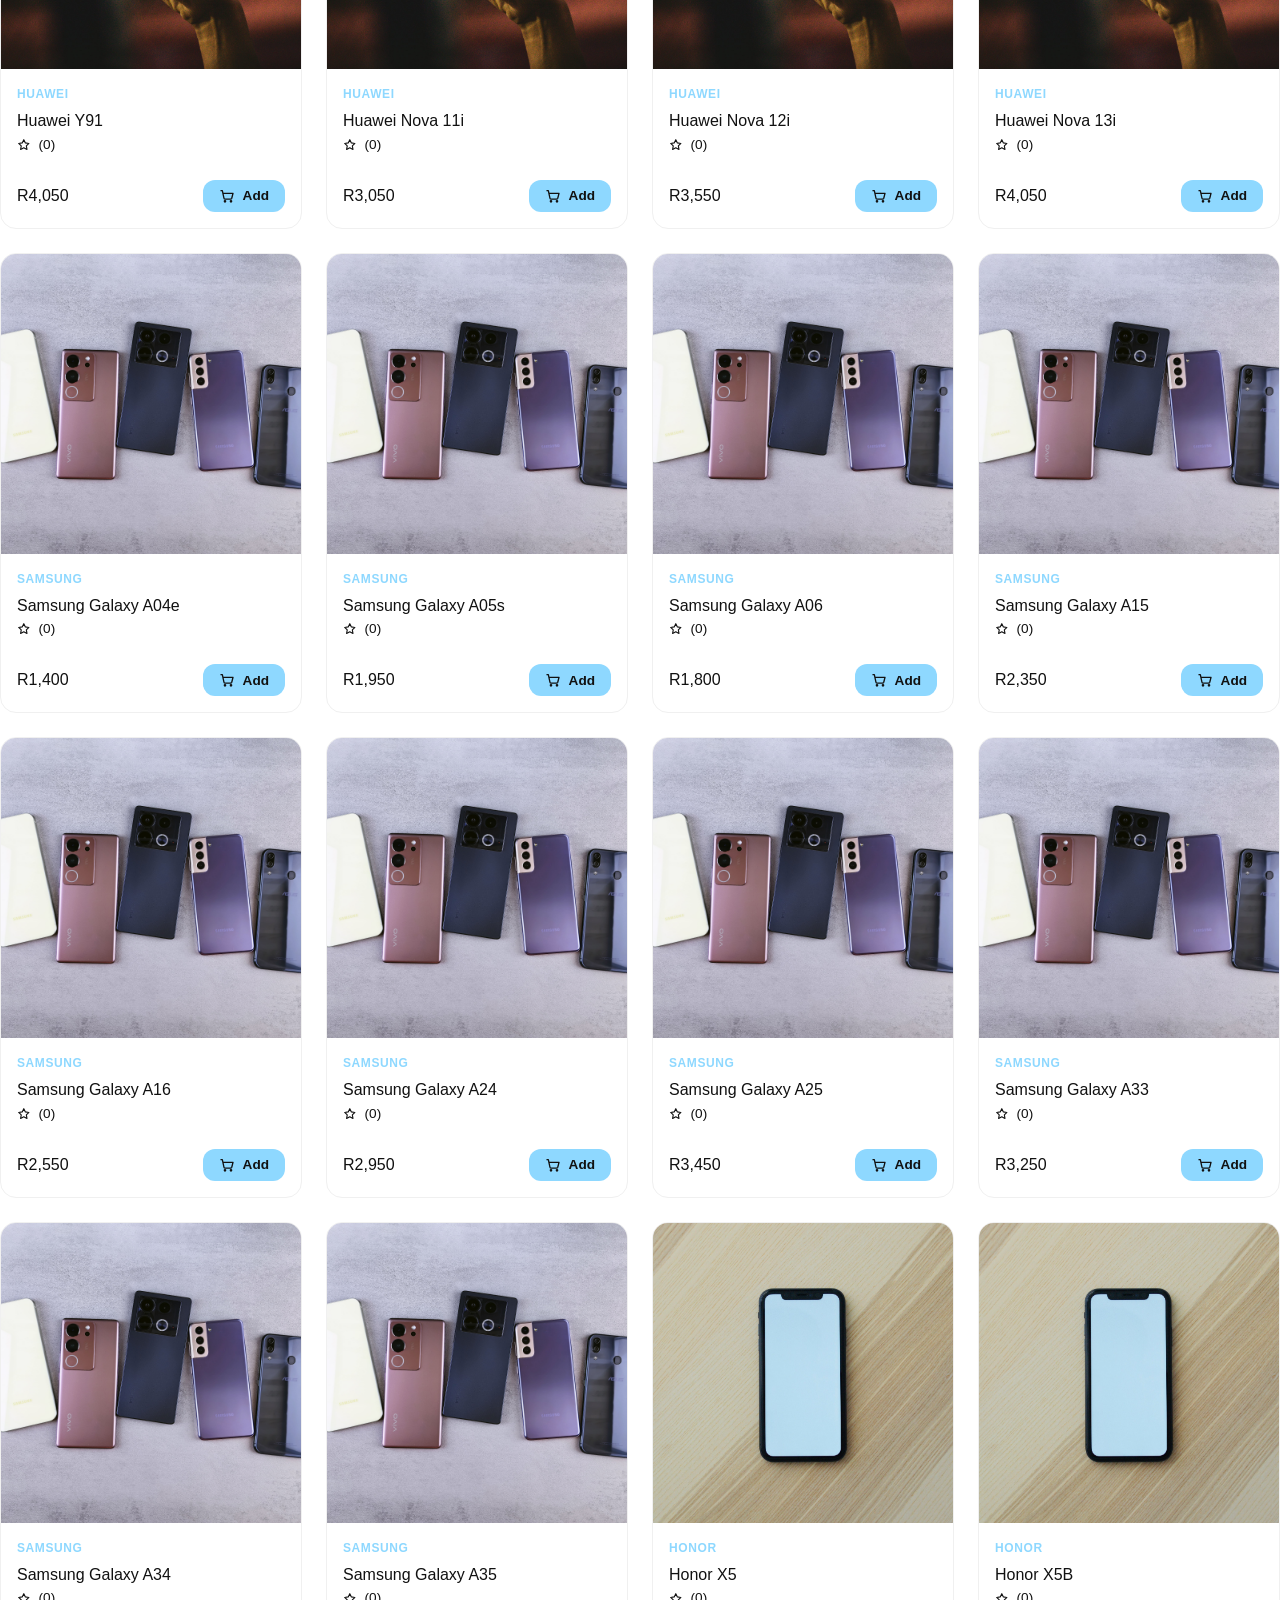
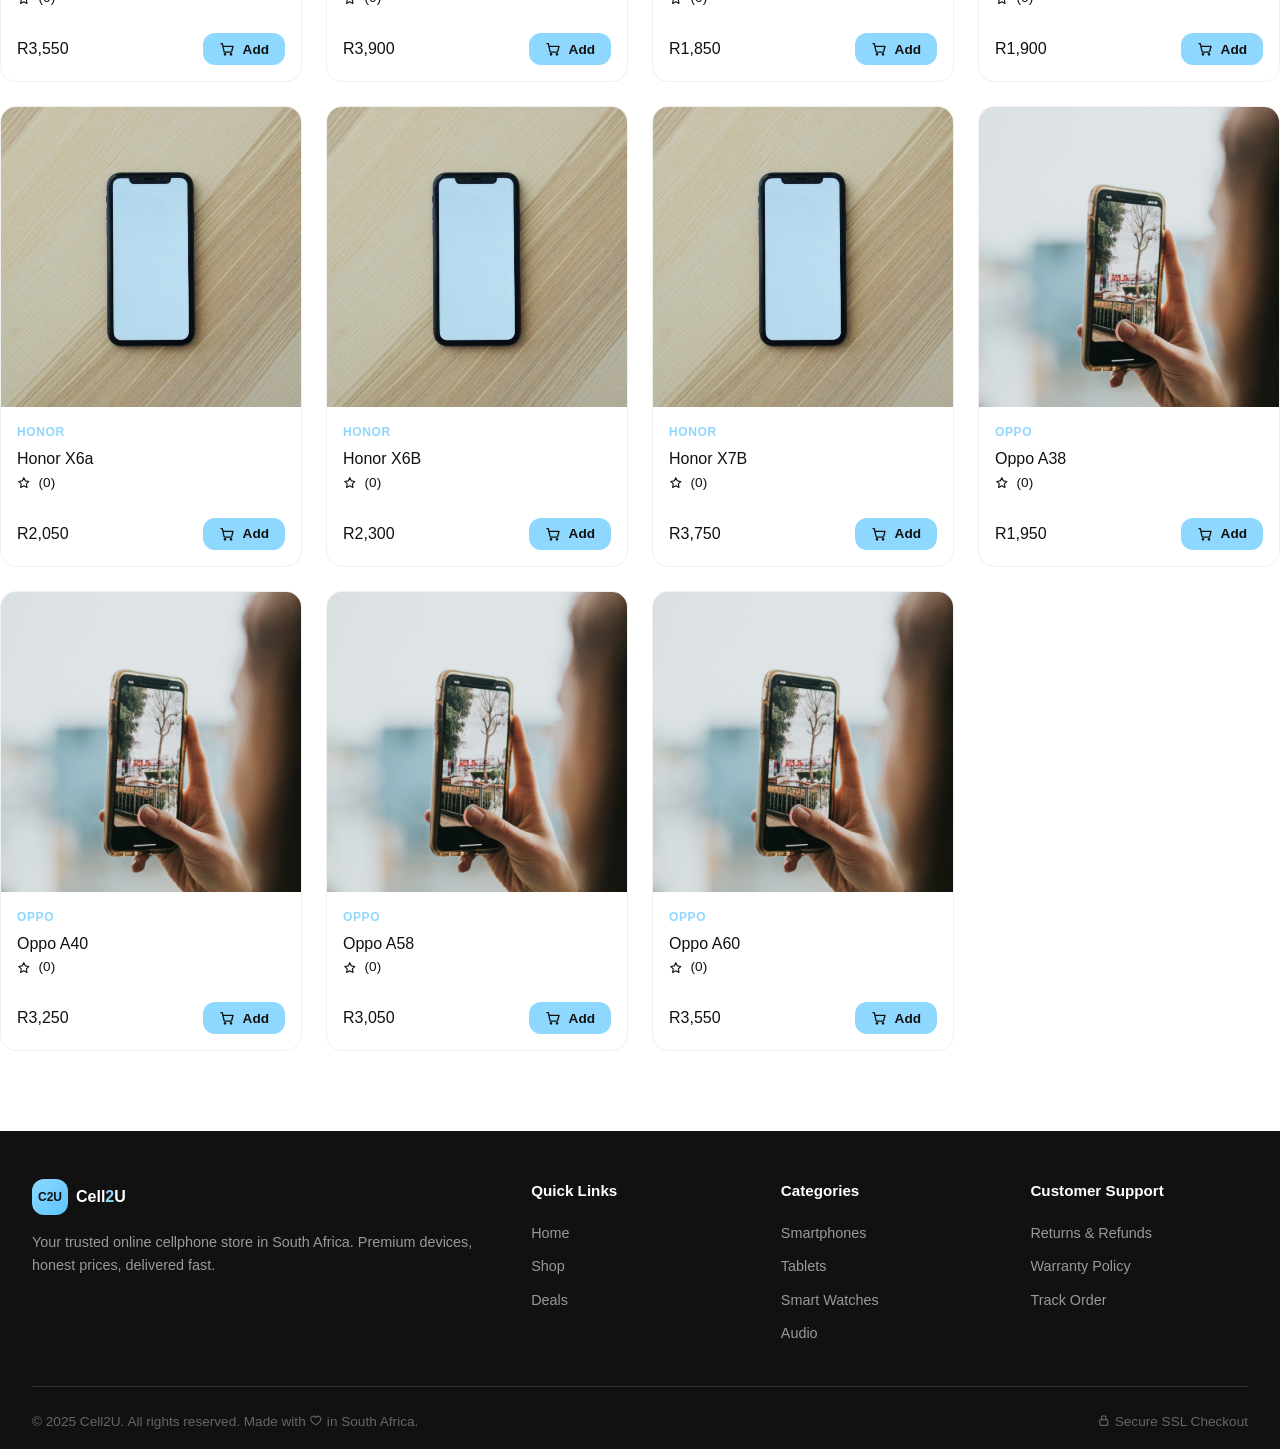
<file: shop.html>
<!DOCTYPE html>
<html lang="en">
<head>
  <meta charset="UTF-8">
  <meta name="viewport" content="width=device-width, initial-scale=1.0">
  <title>Shop All Products | Cell2U</title>
  <link rel="stylesheet" href="css/styles.css">
</head>
<body>

  <!-- Announcement Bar -->
  <div class="announcement-bar">
    <span><span data-icon="zap"></span> Free delivery on orders over R1,000 | Use code <strong class="highlight">CELL2U10</strong> for 10% off <span data-icon="zap"></span></span>
  </div>

  <!-- Navbar -->
  <nav id="navbar">
    <div class="container navbar">
      <a href="index.html" class="logo">
        <div class="logo-icon">C2U</div>
        <span class="logo-text">Cell<span class="highlight">2</span>U</span>
      </a>

      <ul class="nav-links" id="nav-links">
        <li><a href="index.html">Home</a></li>
        <li><a href="shop.html" style="color:var(--dark); font-weight:700;">Shop</a></li>
        <li><a href="shop.html?deal=true" class="deals"><span data-icon="zap"></span> Deals</a></li>
        <li><a href="index.html#about">About</a></li>
        <li><a href="index.html#contact">Contact</a></li>
      </ul>

      <div class="nav-actions">
        <button class="nav-btn" id="search-toggle-btn" aria-label="Search"><span data-icon="search"></span></button>
        <button class="nav-btn" id="wishlist-btn" onclick="alert('Wishlist feature!')" aria-label="Wishlist"><span data-icon="heart"></span></button>
        <button class="nav-btn" id="cart-toggle-btn" aria-label="Cart" style="position:relative;">
          <span data-icon="cart"></span>
          <span class="cart-badge cart-count-badge" style="display:none;">0</span>
        </button>
        <button class="nav-btn mobile-menu-btn" id="mobile-menu-btn" aria-label="Menu"><span data-icon="menu"></span></button>
      </div>
    </div>

    <div class="search-bar" id="search-bar">
      <div class="container">
        <input type="text" id="global-search-input" placeholder="Search smartphones, accessories...">
      </div>
    </div>
  </nav>

  <!-- Shop Header -->
  <div class="shop-header">
    <div class="container">
      <h1>Shop All Products</h1>
      <p id="shop-product-count" style="color:var(--text-grey); font-size:0.9rem;">Loading products...</p>
    </div>
  </div>

  <!-- Shop Content -->
  <div class="container py-8" style="padding-top:0;">
    <!-- Filters Bar -->
    <div class="shop-filters">
      <input type="text" id="shop-search-input" class="search-input" placeholder="Search products...">
      <select id="shop-sort-select" class="sort-select">
        <option value="featured">Featured</option>
        <option value="price-asc">Price: Low to High</option>
        <option value="price-desc">Price: High to Low</option>
        <option value="rating">Top Rated</option>
      </select>
    </div>

    <!-- Category Pills -->
    <div class="category-pills" id="shop-category-pills">
      <!-- Loaded via JS -->
    </div>

    <!-- Products Grid -->
    <div class="grid grid-4" id="shop-products-grid">
      <!-- Loaded via JS -->
    </div>
  </div>

  <!-- Footer -->
  <footer>
    <div class="container">
      <div class="footer-grid">
        <div class="footer-section" style="grid-column: span 2;">
          <div class="footer-brand">
            <div class="footer-logo-icon">C2U</div>
            <span class="footer-logo-text">Cell<span style="color:var(--primary-blue);">2</span>U</span>
          </div>
          <p class="footer-desc">Your trusted online cellphone store in South Africa. Premium devices, honest prices, delivered fast.</p>
        </div>
        <div class="footer-section">
          <h4>Quick Links</h4>
          <ul>
            <li><a href="index.html">Home</a></li>
            <li><a href="shop.html">Shop</a></li>
            <li><a href="shop.html">Deals</a></li>
          </ul>
        </div>
        <div class="footer-section">
          <h4>Categories</h4>
          <ul>
            <li><a href="shop.html?category=smartphones">Smartphones</a></li>
            <li><a href="shop.html?category=tablets">Tablets</a></li>
            <li><a href="shop.html?category=smartwatches">Smart Watches</a></li>
            <li><a href="shop.html?category=audio">Audio</a></li>
          </ul>
        </div>
        <div class="footer-section">
          <h4>Customer Support</h4>
          <ul>
            <li><a href="#">Returns & Refunds</a></li>
            <li><a href="#">Warranty Policy</a></li>
            <li><a href="#">Track Order</a></li>
          </ul>
        </div>
      </div>
      <div class="footer-bottom">
        <div class="footer-copyright">© 2025 Cell2U. All rights reserved. Made with <span data-icon="heart"></span> in South Africa.</div>
        <div style="font-size:0.85rem; color:#666;"><span data-icon="lock"></span> Secure SSL Checkout</div>
      </div>
    </div>
  </footer>

  <!-- Cart Drawer -->
  <div class="cart-overlay" id="cart-overlay"></div>
  <div class="cart-drawer" id="cart-drawer">
    <div class="cart-drawer-header">
      <h2>Your Cart</h2>
      <button class="cart-close-btn" id="cart-close-btn">×</button>
    </div>
    <div class="cart-items" id="cart-items-container"></div>
    <div class="cart-footer">
      <div class="cart-summary">
        <div class="summary-row total"><span>Total</span><span id="cart-total">R0</span></div>
      </div>
      <button class="btn btn-primary cart-checkout-btn" onclick="window.location.href='checkout.html'" style="background:#25D366; color:white; display:flex; align-items:center; justify-content:center; gap:0.5rem;"><span data-icon="whatsapp" style="width:18px; height:18px; display:inline-block;"></span> Order via WhatsApp</button>
    </div>
  </div>

  <script src="js/icons.js"></script>
  <script src="js/app.js"></script>
</body>
</html>
</file>
<file: css/styles.css>
/* Cell2U Vanilla HTML/CSS/JS - Clean Commerce Kinetics Design */
/* Brand Colors: Baby Blue #8ED8FF | Yellow #FFD84D | Dark #111111 */

:root {
  --primary-blue: #8ED8FF;
  --primary-blue-dark: #6CCFFF;
  --accent-yellow: #FFD84D;
  --dark: #111111;
  --light-grey: #F8F9FB;
  --border-grey: #E0E0E0;
  --text-grey: #666666;
  --success-green: #10B981;
  --warning-orange: #F59E0B;
  --error-red: #EF4444;
  --font-display: 'Segoe UI', Tahoma, Geneva, Verdana, sans-serif;
  --font-body: -apple-system, BlinkMacSystemFont, 'Segoe UI', Roboto, sans-serif;
}

* {
  margin: 0;
  padding: 0;
  box-sizing: border-box;
}

html {
  scroll-behavior: smooth;
}

body {
  font-family: var(--font-body);
  color: var(--dark);
  background-color: #ffffff;
  line-height: 1.6;
}

/* ===== UTILITIES ===== */
.container {
  max-width: 1280px;
  margin: 0 auto;
  padding: 0 1rem;
}

@media (min-width: 640px) {
  .container {
    padding: 0 1.5rem;
  }
}

@media (min-width: 1024px) {
  .container {
    padding: 0 2rem;
  }
}

.btn {
  display: inline-flex;
  align-items: center;
  gap: 0.5rem;
  padding: 0.75rem 1.5rem;
  border: none;
  border-radius: 0.75rem;
  font-weight: 600;
  cursor: pointer;
  transition: all 0.2s ease;
  text-decoration: none;
  font-size: 0.95rem;
}

.btn:active {
  transform: scale(0.97);
}

.btn-primary {
  background-color: var(--primary-blue);
  color: var(--dark);
}

.btn-primary:hover {
  background-color: var(--primary-blue-dark);
}

.btn-dark {
  background-color: var(--dark);
  color: white;
}

.btn-dark:hover {
  background-color: #2B2B2B;
}

.btn-yellow {
  background-color: var(--accent-yellow);
  color: var(--dark);
}

.btn-yellow:hover {
  background-color: #FFC107;
}

.btn-sm {
  padding: 0.5rem 1rem;
  font-size: 0.85rem;
}

.text-center {
  text-align: center;
}

.flex {
  display: flex;
}

.flex-col {
  flex-direction: column;
}

.items-center {
  align-items: center;
}

.justify-between {
  justify-content: space-between;
}

.gap-2 {
  gap: 0.5rem;
}

.gap-3 {
  gap: 0.75rem;
}

.gap-4 {
  gap: 1rem;
}

.mb-2 {
  margin-bottom: 0.5rem;
}

.mb-3 {
  margin-bottom: 0.75rem;
}

.mb-4 {
  margin-bottom: 1rem;
}

.mb-6 {
  margin-bottom: 1.5rem;
}

.mt-4 {
  margin-top: 1rem;
}

.py-4 {
  padding: 1rem 0;
}

.py-8 {
  padding: 2rem 0;
}

.py-12 {
  padding: 3rem 0;
}

.px-4 {
  padding: 0 1rem;
}

.rounded {
  border-radius: 0.5rem;
}

.rounded-lg {
  border-radius: 0.75rem;
}

.rounded-xl {
  border-radius: 1rem;
}

.rounded-2xl {
  border-radius: 1.25rem;
}

.shadow-sm {
  box-shadow: 0 1px 2px rgba(0, 0, 0, 0.05);
}

.shadow {
  box-shadow: 0 1px 3px rgba(0, 0, 0, 0.1);
}

.shadow-lg {
  box-shadow: 0 10px 15px rgba(0, 0, 0, 0.1);
}

.hidden {
  display: none !important;
}

.line-clamp-2 {
  display: -webkit-box;
  -webkit-line-clamp: 2;
  -webkit-box-orient: vertical;
  overflow: hidden;
}

/* ===== HEADER / NAVBAR ===== */
.announcement-bar {
  background-color: var(--dark);
  color: white;
  padding: 0.5rem;
  text-align: center;
  font-size: 0.85rem;
  display: flex;
  align-items: center;
  justify-content: center;
  gap: 0.5rem;
}

.announcement-bar .highlight {
  color: var(--accent-yellow);
  font-weight: 700;
}

nav {
  position: sticky;
  top: 0;
  z-index: 50;
  background-color: white;
  border-bottom: 1px solid #f0f0f0;
  transition: all 0.3s ease;
}

nav.scrolled {
  box-shadow: 0 2px 8px rgba(0, 0, 0, 0.08);
}

.navbar {
  display: flex;
  align-items: center;
  justify-content: space-between;
  height: 4rem;
  padding: 0 1rem;
}

.logo {
  display: flex;
  align-items: center;
  gap: 0.5rem;
  text-decoration: none;
  color: var(--dark);
  font-weight: 900;
  font-size: 1.25rem;
}

.logo-icon {
  width: 2.25rem;
  height: 2.25rem;
  background: linear-gradient(135deg, var(--primary-blue) 0%, #5BC4FF 100%);
  border-radius: 0.75rem;
  display: flex;
  align-items: center;
  justify-content: center;
  color: var(--dark);
  font-weight: 900;
  font-size: 0.75rem;
  box-shadow: 0 2px 4px rgba(0, 0, 0, 0.1);
}

.logo-text {
  font-family: var(--font-display);
  font-weight: 900;
}

.logo-text .highlight {
  color: var(--primary-blue);
}

.nav-links {
  display: none;
  list-style: none;
  gap: 0.5rem;
}

.nav-links.active {
  display: flex;
}

.nav-links a {
  padding: 0.5rem 1rem;
  text-decoration: none;
  color: var(--text-grey);
  font-weight: 500;
  border-radius: 0.5rem;
  transition: all 0.2s;
  font-size: 0.9rem;
}

.nav-links a:hover {
  color: var(--dark);
  background-color: #f5f5f5;
}

.nav-links a.deals {
  color: var(--dark);
}

.nav-actions {
  display: flex;
  align-items: center;
  gap: 0.5rem;
}

.nav-btn {
  width: 2.5rem;
  height: 2.5rem;
  border: none;
  background: none;
  cursor: pointer;
  display: flex;
  align-items: center;
  justify-content: center;
  font-size: 1.25rem;
  border-radius: 0.75rem;
  transition: all 0.2s;
}

.nav-btn:hover {
  background-color: #f0f0f0;
}

.cart-badge {
  position: absolute;
  top: -8px;
  right: -8px;
  background-color: var(--error-red);
  color: white;
  width: 1.25rem;
  height: 1.25rem;
  border-radius: 50%;
  display: flex;
  align-items: center;
  justify-content: center;
  font-size: 0.7rem;
  font-weight: 700;
}

.search-bar {
  display: none;
  position: absolute;
  top: 100%;
  left: 0;
  right: 0;
  background-color: white;
  padding: 1rem;
  border-bottom: 1px solid #f0f0f0;
}

.search-bar.active {
  display: block;
}

.search-bar input {
  width: 100%;
  padding: 0.75rem;
  border: 1px solid var(--border-grey);
  border-radius: 0.75rem;
  font-size: 0.95rem;
}

.mobile-menu-btn {
  display: none;
}

@media (max-width: 1024px) {
  .nav-links {
    display: none;
    position: absolute;
    top: 100%;
    left: 0;
    right: 0;
    background-color: white;
    flex-direction: column;
    border-bottom: 1px solid #f0f0f0;
    padding: 1rem;
  }

  .nav-links.active {
    display: flex;
  }

  .mobile-menu-btn {
    display: block;
  }
}

/* ===== HERO SECTION ===== */
.hero {
  background: linear-gradient(135deg, #ffffff 0%, #F0F9FF 100%);
  padding: 3rem 1rem;
  min-height: 600px;
  display: flex;
  align-items: center;
}

.hero-content {
  display: grid;
  grid-template-columns: 1fr 1fr;
  gap: 2rem;
  align-items: center;
}

.hero-text h1 {
  font-family: var(--font-display);
  font-size: 3rem;
  font-weight: 900;
  line-height: 1.1;
  margin-bottom: 1rem;
  color: var(--dark);
}

.hero-text h1 .highlight {
  color: var(--primary-blue);
}

.hero-text p {
  font-size: 1.1rem;
  color: var(--text-grey);
  margin-bottom: 2rem;
  max-width: 500px;
}

.hero-ctas {
  display: flex;
  gap: 1rem;
  margin-bottom: 2rem;
  flex-wrap: wrap;
}

.hero-badges {
  display: flex;
  gap: 0.75rem;
  flex-wrap: wrap;
}

.badge {
  display: flex;
  align-items: center;
  gap: 0.5rem;
  padding: 0.5rem 1rem;
  border-radius: 0.75rem;
  font-size: 0.85rem;
  font-weight: 600;
}

.badge-blue {
  background-color: rgba(142, 216, 255, 0.2);
  color: #0099CC;
}

.badge-green {
  background-color: rgba(16, 185, 129, 0.2);
  color: var(--success-green);
}

.badge-yellow {
  background-color: rgba(255, 216, 77, 0.3);
  color: #B8860B;
}

.hero-image {
  display: flex;
  align-items: center;
  justify-content: center;
  position: relative;
  height: 400px;
}

.hero-image img {
  max-width: 100%;
  max-height: 100%;
  object-fit: contain;
  animation: float 3s ease-in-out infinite;
}

@keyframes float {
  0%, 100% {
    transform: translateY(0px);
  }
  50% {
    transform: translateY(-8px);
  }
}

.stat-card {
  position: absolute;
  background-color: white;
  border-radius: 1rem;
  padding: 0.75rem;
  box-shadow: 0 4px 12px rgba(0, 0, 0, 0.1);
  border: 1px solid #f0f0f0;
  display: flex;
  align-items: center;
  gap: 0.5rem;
  font-size: 0.85rem;
}

.stat-card.top-left {
  top: 20px;
  left: 0;
  animation: float-delay 3.5s ease-in-out infinite;
}

.stat-card.bottom-right {
  bottom: 20px;
  right: 0;
  animation: float-delay-2 4s ease-in-out infinite;
}

.stat-card.deal {
  background-color: var(--accent-yellow);
  color: var(--dark);
  right: 20px;
  top: 50%;
  transform: translateY(-50%);
  animation: float 3s ease-in-out infinite;
}

@keyframes float-delay {
  0%, 100% {
    transform: translateY(0px);
  }
  50% {
    transform: translateY(-8px);
  }
}

@keyframes float-delay-2 {
  0%, 100% {
    transform: translateY(0px);
  }
  50% {
    transform: translateY(-8px);
  }
}

@media (max-width: 768px) {
  .hero-content {
    grid-template-columns: 1fr;
  }

  .hero-text h1 {
    font-size: 2rem;
  }

  .hero-image {
    height: 300px;
  }
}

/* ===== TRUST BAR ===== */
.trust-bar {
  background-color: white;
  border-bottom: 1px solid #f0f0f0;
  padding: 1rem;
}

.trust-items {
  display: flex;
  gap: 2rem;
  overflow-x: auto;
  padding: 0 1rem;
}

.trust-item {
  display: flex;
  align-items: center;
  gap: 0.5rem;
  white-space: nowrap;
  font-size: 0.85rem;
  font-weight: 500;
  color: var(--text-grey);
  flex-shrink: 0;
}

.trust-item-icon {
  font-size: 1.1rem;
}

/* ===== SECTION HEADER ===== */
.section-header {
  display: flex;
  align-items: flex-end;
  justify-content: space-between;
  margin-bottom: 2rem;
}

.section-header-text h2 {
  font-family: var(--font-display);
  font-size: 2rem;
  font-weight: 900;
  color: var(--dark);
  margin-bottom: 0.5rem;
}

.section-label {
  display: flex;
  align-items: center;
  gap: 0.5rem;
  font-size: 0.75rem;
  font-weight: 700;
  color: var(--primary-blue);
  text-transform: uppercase;
  letter-spacing: 0.05em;
  margin-bottom: 0.5rem;
}

.section-header-action {
  display: flex;
  align-items: center;
  gap: 0.5rem;
  text-decoration: none;
  color: var(--text-grey);
  font-weight: 600;
  font-size: 0.9rem;
  transition: all 0.2s;
}

.section-header-action:hover {
  color: var(--primary-blue);
}

/* ===== PRODUCT GRID ===== */
.grid {
  display: grid;
  gap: 1.5rem;
}

.grid-2 {
  grid-template-columns: repeat(auto-fill, minmax(250px, 1fr));
}

.grid-3 {
  grid-template-columns: repeat(auto-fill, minmax(300px, 1fr));
}

.grid-4 {
  grid-template-columns: repeat(auto-fill, minmax(280px, 1fr));
}

@media (max-width: 768px) {
  .grid-2,
  .grid-3,
  .grid-4 {
    grid-template-columns: repeat(2, 1fr);
  }
}

@media (max-width: 480px) {
  .grid-2,
  .grid-3,
  .grid-4 {
    grid-template-columns: 1fr;
  }
}

/* ===== PRODUCT CARD ===== */
.product-card {
  background-color: white;
  border: 1px solid #f0f0f0;
  border-radius: 1rem;
  overflow: hidden;
  transition: all 0.2s;
  cursor: pointer;
  position: relative;
}

.product-card:hover {
  transform: translateY(-4px);
  box-shadow: 0 10px 20px rgba(0, 0, 0, 0.1);
}

.product-image {
  position: relative;
  aspect-ratio: 1;
  background-color: #f5f5f5;
  overflow: hidden;
  display: flex;
  align-items: center;
  justify-content: center;
}

.product-image img {
  width: 100%;
  height: 100%;
  object-fit: cover;
  transition: transform 0.3s;
}

.product-card:hover .product-image img {
  transform: scale(1.05);
}

.product-badge {
  position: absolute;
  top: 0.75rem;
  left: 0.75rem;
  padding: 0.4rem 0.7rem;
  border-radius: 0.5rem;
  font-size: 0.75rem;
  font-weight: 700;
  display: flex;
  align-items: center;
  gap: 0.25rem;
}

.badge-blue-bg {
  background-color: rgba(142, 216, 255, 0.9);
  color: #0066AA;
}

.badge-red-bg {
  background-color: rgba(239, 68, 68, 0.9);
  color: white;
}

.badge-green-bg {
  background-color: rgba(16, 185, 129, 0.9);
  color: white;
}

.badge-yellow-bg {
  background-color: var(--accent-yellow);
  color: #7A5C00;
}

.product-discount {
  position: absolute;
  top: 0.75rem;
  right: 0.75rem;
  width: 2.5rem;
  height: 2.5rem;
  background-color: var(--accent-yellow);
  border-radius: 50%;
  display: flex;
  align-items: center;
  justify-content: center;
  font-size: 0.7rem;
  font-weight: 900;
  color: var(--dark);
}

.product-wishlist {
  position: absolute;
  top: 3.5rem;
  right: 0.75rem;
  width: 2rem;
  height: 2rem;
  background-color: rgba(255, 255, 255, 0.8);
  border: none;
  border-radius: 50%;
  cursor: pointer;
  display: flex;
  align-items: center;
  justify-content: center;
  font-size: 1rem;
  opacity: 0;
  transition: all 0.2s;
}

.product-card:hover .product-wishlist {
  opacity: 1;
}

.product-wishlist:hover {
  background-color: rgba(239, 68, 68, 0.1);
  color: var(--error-red);
}

.product-wishlist.active {
  background-color: rgba(239, 68, 68, 0.1);
  color: var(--error-red);
}

.product-info {
  padding: 1rem;
}

.product-brand {
  font-size: 0.75rem;
  font-weight: 700;
  color: var(--primary-blue);
  text-transform: uppercase;
  letter-spacing: 0.05em;
  margin-bottom: 0.25rem;
}

.product-name {
  font-family: var(--font-display);
  font-weight: 700;
  font-size: 0.95rem;
  color: var(--dark);
  margin-bottom: 0.5rem;
  line-height: 1.3;
}

.product-rating {
  display: flex;
  align-items: center;
  gap: 0.5rem;
  margin-bottom: 0.75rem;
  font-size: 0.85rem;
}

.stars {
  display: flex;
  gap: 0.1rem;
}

.star {
  font-size: 0.85rem;
}

.star.filled {
  color: var(--warning-orange);
}

.star.empty {
  color: #e0e0e0;
}

.product-specs {
  display: flex;
  flex-wrap: wrap;
  gap: 0.4rem;
  margin-bottom: 0.75rem;
}

.spec-tag {
  font-size: 0.7rem;
  background-color: #f5f5f5;
  color: var(--text-grey);
  padding: 0.25rem 0.5rem;
  border-radius: 0.35rem;
}

.product-footer {
  display: flex;
  align-items: center;
  justify-content: space-between;
  gap: 0.5rem;
}

.product-price {
  display: flex;
  flex-direction: column;
}

.price-current {
  font-family: var(--font-display);
  font-weight: 900;
  font-size: 1.1rem;
  color: var(--dark);
}

.price-original {
  font-size: 0.75rem;
  color: #999;
  text-decoration: line-through;
}

.product-add-btn {
  padding: 0.4rem 0.6rem;
  font-size: 0.75rem;
  white-space: nowrap;
}

/* ===== CATEGORIES SECTION ===== */
.categories-grid {
  display: grid;
  grid-template-columns: repeat(auto-fit, minmax(140px, 1fr));
  gap: 1rem;
}

.category-card {
  text-align: center;
  padding: 1.5rem 1rem;
  border-radius: 1rem;
  cursor: pointer;
  transition: all 0.2s;
  border: 2px solid transparent;
}

.category-card:hover {
  transform: translateY(-2px);
}

.category-icon {
  font-size: 2.5rem;
  margin-bottom: 0.5rem;
}

.category-name {
  font-weight: 600;
  font-size: 0.9rem;
  color: var(--dark);
}

.category-blue {
  background-color: rgba(142, 216, 255, 0.15);
}

.category-purple {
  background-color: rgba(168, 85, 247, 0.15);
}

.category-green {
  background-color: rgba(16, 185, 129, 0.15);
}

.category-yellow {
  background-color: rgba(255, 216, 77, 0.15);
}

.category-pink {
  background-color: rgba(236, 72, 153, 0.15);
}

.category-orange {
  background-color: rgba(245, 158, 11, 0.15);
}

/* ===== BRANDS SECTION ===== */
.brands-grid {
  display: grid;
  grid-template-columns: repeat(auto-fit, minmax(120px, 1fr));
  gap: 1rem;
}

.brand-item {
  display: flex;
  align-items: center;
  justify-content: center;
  padding: 1.5rem;
  background-color: #f9f9f9;
  border-radius: 1rem;
  border: 1px solid #f0f0f0;
  font-size: 2rem;
  cursor: pointer;
  transition: all 0.2s;
}

.brand-item:hover {
  background-color: #f0f0f0;
  border-color: var(--primary-blue);
}

/* ===== FLASH DEALS SECTION ===== */
.flash-deals {
  background: linear-gradient(135deg, var(--accent-yellow) 0%, #FFC107 100%);
  border-radius: 1.5rem;
  padding: 2rem;
  color: var(--dark);
  margin: 2rem 0;
}

.flash-deals-header {
  display: flex;
  align-items: center;
  justify-content: space-between;
  margin-bottom: 1.5rem;
}

.flash-deals-title {
  display: flex;
  align-items: center;
  gap: 0.75rem;
  font-family: var(--font-display);
  font-size: 1.5rem;
  font-weight: 900;
}

.countdown {
  display: flex;
  gap: 0.5rem;
  font-weight: 700;
  font-size: 0.9rem;
}

.countdown-item {
  background-color: rgba(0, 0, 0, 0.1);
  padding: 0.4rem 0.6rem;
  border-radius: 0.4rem;
  min-width: 2.5rem;
  text-align: center;
}

.flash-deals-grid {
  display: grid;
  grid-template-columns: repeat(auto-fit, minmax(200px, 1fr));
  gap: 1rem;
}

/* ===== WHY SHOP WITH US ===== */
.features-grid {
  display: grid;
  grid-template-columns: repeat(auto-fit, minmax(200px, 1fr));
  gap: 2rem;
}

.feature-card {
  text-align: center;
}

.feature-icon {
  font-size: 2.5rem;
  margin-bottom: 1rem;
}

.feature-title {
  font-family: var(--font-display);
  font-weight: 700;
  font-size: 1rem;
  margin-bottom: 0.5rem;
  color: var(--dark);
}

.feature-desc {
  font-size: 0.85rem;
  color: var(--text-grey);
  line-height: 1.5;
}

/* ===== REVIEWS SECTION ===== */
.reviews-grid {
  display: grid;
  grid-template-columns: repeat(auto-fit, minmax(250px, 1fr));
  gap: 1.5rem;
}

.review-card {
  background-color: #f9f9f9;
  padding: 1.5rem;
  border-radius: 1rem;
  border: 1px solid #f0f0f0;
}

.review-stars {
  display: flex;
  gap: 0.2rem;
  margin-bottom: 0.75rem;
}

.review-text {
  font-size: 0.9rem;
  color: var(--text-grey);
  margin-bottom: 1rem;
  line-height: 1.6;
}

.review-author {
  display: flex;
  align-items: center;
  gap: 0.75rem;
}

.review-avatar {
  width: 2.5rem;
  height: 2.5rem;
  border-radius: 50%;
  background-color: var(--primary-blue);
  display: flex;
  align-items: center;
  justify-content: center;
  color: white;
  font-weight: 700;
  font-size: 0.9rem;
}

.review-info h4 {
  font-weight: 700;
  font-size: 0.9rem;
  margin-bottom: 0.2rem;
}

.review-info p {
  font-size: 0.75rem;
  color: #999;
}

/* ===== NEWSLETTER SECTION ===== */
.newsletter {
  background: linear-gradient(135deg, var(--primary-blue) 0%, #5BC4FF 100%);
  border-radius: 1.5rem;
  padding: 3rem 2rem;
  text-align: center;
  color: var(--dark);
  margin: 3rem 0;
}

.newsletter h2 {
  font-family: var(--font-display);
  font-size: 1.8rem;
  font-weight: 900;
  margin-bottom: 0.5rem;
}

.newsletter p {
  margin-bottom: 1.5rem;
  opacity: 0.9;
}

.newsletter-form {
  display: flex;
  gap: 0.5rem;
  max-width: 500px;
  margin: 0 auto;
  flex-wrap: wrap;
  justify-content: center;
}

.newsletter-form input {
  flex: 1;
  min-width: 250px;
  padding: 0.75rem 1rem;
  border: none;
  border-radius: 0.75rem;
  font-size: 0.95rem;
}

.newsletter-form button {
  padding: 0.75rem 1.5rem;
}

/* ===== APP BANNER ===== */
.app-banner {
  background-color: var(--dark);
  border-radius: 1.5rem;
  padding: 2rem;
  color: white;
  display: grid;
  grid-template-columns: 1fr 1fr;
  gap: 2rem;
  align-items: center;
  margin: 3rem 0;
}

.app-banner-text h3 {
  font-family: var(--font-display);
  font-size: 1.5rem;
  font-weight: 900;
  margin-bottom: 0.5rem;
}

.app-banner-text p {
  opacity: 0.9;
  margin-bottom: 1rem;
}

.app-buttons {
  display: flex;
  gap: 0.75rem;
  flex-wrap: wrap;
}

.app-button {
  display: flex;
  align-items: center;
  gap: 0.5rem;
  padding: 0.6rem 1rem;
  background-color: white;
  color: var(--dark);
  border: none;
  border-radius: 0.5rem;
  cursor: pointer;
  font-weight: 600;
  font-size: 0.85rem;
  transition: all 0.2s;
}

.app-button:hover {
  background-color: #f0f0f0;
}

.app-image {
  text-align: center;
  font-size: 4rem;
}

@media (max-width: 768px) {
  .app-banner {
    grid-template-columns: 1fr;
  }

  .app-image {
    display: none;
  }
}

/* ===== CONTACT SECTION ===== */
.contact-section {
  padding: 3rem 0;
}

.contact-grid {
  display: grid;
  grid-template-columns: 1fr 1fr;
  gap: 2rem;
  margin-bottom: 2rem;
}

.contact-info-list {
  display: flex;
  flex-direction: column;
  gap: 1rem;
}

.contact-info-item {
  display: flex;
  gap: 1rem;
  padding: 1rem;
  background-color: #f9f9f9;
  border-radius: 1rem;
  border: 1px solid #f0f0f0;
  transition: all 0.2s;
}

.contact-info-item:hover {
  background-color: rgba(142, 216, 255, 0.1);
  border-color: var(--primary-blue);
}

.contact-icon {
  font-size: 1.5rem;
  width: 2.5rem;
  height: 2.5rem;
  display: flex;
  align-items: center;
  justify-content: center;
  border-radius: 0.75rem;
  flex-shrink: 0;
}

.contact-icon.email {
  background-color: rgba(142, 216, 255, 0.2);
  color: #0099CC;
}

.contact-icon.phone {
  background-color: rgba(16, 185, 129, 0.2);
  color: var(--success-green);
}

.contact-icon.whatsapp {
  background-color: rgba(255, 216, 77, 0.2);
  color: #B8860B;
}

.contact-icon.hours {
  background-color: rgba(168, 85, 247, 0.2);
  color: #9333EA;
}

.contact-text h4 {
  font-weight: 700;
  font-size: 0.9rem;
  margin-bottom: 0.25rem;
}

.contact-text p {
  font-size: 0.85rem;
  color: var(--text-grey);
}

.contact-text a {
  color: var(--primary-blue);
  text-decoration: none;
  font-weight: 600;
}

.contact-text a:hover {
  text-decoration: underline;
}

.contact-form {
  background-color: #f9f9f9;
  border-radius: 1.5rem;
  padding: 1.5rem;
}

.form-group {
  margin-bottom: 1rem;
}

.form-group label {
  display: block;
  font-weight: 600;
  font-size: 0.85rem;
  margin-bottom: 0.4rem;
  color: var(--text-grey);
}

.form-group input,
.form-group textarea {
  width: 100%;
  padding: 0.75rem;
  border: 1px solid var(--border-grey);
  border-radius: 0.75rem;
  font-size: 0.95rem;
  font-family: var(--font-body);
}

.form-group textarea {
  resize: vertical;
  min-height: 100px;
}

.form-group input:focus,
.form-group textarea:focus {
  outline: none;
  border-color: var(--primary-blue);
  box-shadow: 0 0 0 3px rgba(142, 216, 255, 0.1);
}

.form-row {
  display: grid;
  grid-template-columns: 1fr 1fr;
  gap: 1rem;
}

@media (max-width: 768px) {
  .contact-grid {
    grid-template-columns: 1fr;
  }

  .form-row {
    grid-template-columns: 1fr;
  }
}

/* ===== FOOTER ===== */
footer {
  background-color: var(--dark);
  color: #999;
  padding: 3rem 0 1rem;
  margin-top: 3rem;
}

.footer-grid {
  display: grid;
  grid-template-columns: repeat(auto-fit, minmax(200px, 1fr));
  gap: 2rem;
  margin-bottom: 2rem;
}

.footer-section h4 {
  color: white;
  font-weight: 700;
  margin-bottom: 1rem;
  font-size: 0.95rem;
}

.footer-section ul {
  list-style: none;
}

.footer-section ul li {
  margin-bottom: 0.5rem;
}

.footer-section ul a {
  color: #999;
  text-decoration: none;
  font-size: 0.9rem;
  transition: all 0.2s;
}

.footer-section ul a:hover {
  color: white;
}

.footer-brand {
  display: flex;
  align-items: center;
  gap: 0.5rem;
  margin-bottom: 1rem;
}

.footer-logo-icon {
  width: 2.25rem;
  height: 2.25rem;
  background: linear-gradient(135deg, var(--primary-blue) 0%, #5BC4FF 100%);
  border-radius: 0.75rem;
  display: flex;
  align-items: center;
  justify-content: center;
  color: var(--dark);
  font-weight: 900;
  font-size: 0.75rem;
}

.footer-logo-text {
  font-weight: 900;
  color: white;
}

.footer-desc {
  font-size: 0.9rem;
  margin-bottom: 1rem;
  color: #999;
}

.footer-contact {
  display: flex;
  flex-direction: column;
  gap: 0.5rem;
  font-size: 0.9rem;
}

.footer-contact a {
  color: #999;
  text-decoration: none;
  transition: all 0.2s;
}

.footer-contact a:hover {
  color: white;
}

.footer-bottom {
  border-top: 1px solid #333;
  padding-top: 1.5rem;
  display: flex;
  justify-content: space-between;
  align-items: center;
  flex-wrap: wrap;
  gap: 1rem;
}

.footer-copyright {
  font-size: 0.85rem;
  color: #666;
}

.footer-socials {
  display: flex;
  gap: 1rem;
}

.social-link {
  width: 2rem;
  height: 2rem;
  display: flex;
  align-items: center;
  justify-content: center;
  background-color: #222;
  border-radius: 50%;
  color: #999;
  text-decoration: none;
  transition: all 0.2s;
  font-size: 1rem;
}

.social-link:hover {
  background-color: var(--primary-blue);
  color: var(--dark);
}

/* ===== CART DRAWER ===== */
.cart-drawer {
  position: fixed;
  right: -400px;
  top: 0;
  width: 400px;
  height: 100vh;
  background-color: white;
  box-shadow: -2px 0 8px rgba(0, 0, 0, 0.15);
  z-index: 1000;
  transition: right 0.3s ease;
  display: flex;
  flex-direction: column;
  overflow-y: auto;
}

.cart-drawer.active {
  right: 0;
}

.cart-drawer-header {
  padding: 1.5rem;
  border-bottom: 1px solid #f0f0f0;
  display: flex;
  justify-content: space-between;
  align-items: center;
}

.cart-drawer-header h2 {
  font-family: var(--font-display);
  font-size: 1.25rem;
  font-weight: 900;
}

.cart-close-btn {
  background: none;
  border: none;
  font-size: 1.5rem;
  cursor: pointer;
  color: var(--text-grey);
}

.cart-items {
  flex: 1;
  overflow-y: auto;
  padding: 1rem;
}

.cart-item {
  display: flex;
  gap: 1rem;
  padding: 1rem;
  background-color: #f9f9f9;
  border-radius: 0.75rem;
  margin-bottom: 0.75rem;
}

.cart-item-image {
  width: 80px;
  height: 80px;
  background-color: #f0f0f0;
  border-radius: 0.5rem;
  overflow: hidden;
  flex-shrink: 0;
}

.cart-item-image img {
  width: 100%;
  height: 100%;
  object-fit: cover;
}

.cart-item-info {
  flex: 1;
}

.cart-item-name {
  font-weight: 700;
  font-size: 0.9rem;
  margin-bottom: 0.25rem;
}

.cart-item-price {
  font-size: 0.85rem;
  color: var(--text-grey);
  margin-bottom: 0.5rem;
}

.cart-item-qty {
  display: flex;
  align-items: center;
  gap: 0.5rem;
  width: fit-content;
}

.qty-btn {
  width: 1.5rem;
  height: 1.5rem;
  border: 1px solid var(--border-grey);
  background-color: white;
  border-radius: 0.35rem;
  cursor: pointer;
  display: flex;
  align-items: center;
  justify-content: center;
  font-size: 0.8rem;
}

.qty-btn:hover {
  background-color: #f0f0f0;
}

.cart-empty {
  display: flex;
  flex-direction: column;
  align-items: center;
  justify-content: center;
  height: 100%;
  text-align: center;
  color: var(--text-grey);
}

.cart-empty-icon {
  font-size: 3rem;
  margin-bottom: 1rem;
}

.cart-footer {
  border-top: 1px solid #f0f0f0;
  padding: 1.5rem;
}

.cart-summary {
  margin-bottom: 1rem;
}

.summary-row {
  display: flex;
  justify-content: space-between;
  margin-bottom: 0.5rem;
  font-size: 0.9rem;
}

.summary-row.total {
  border-top: 1px solid #f0f0f0;
  padding-top: 0.5rem;
  font-weight: 700;
  font-size: 1rem;
}

.cart-checkout-btn {
  width: 100%;
}

.cart-overlay {
  position: fixed;
  top: 0;
  left: 0;
  right: 0;
  bottom: 0;
  background-color: rgba(0, 0, 0, 0.5);
  z-index: 999;
  display: none;
}

.cart-overlay.active {
  display: block;
}

@media (max-width: 768px) {
  .cart-drawer {
    width: 100%;
    right: -100%;
  }
}

/* ===== SHOP PAGE ===== */
.shop-header {
  background-color: white;
  border-bottom: 1px solid #f0f0f0;
  padding: 2rem 0;
  margin-bottom: 2rem;
}

.shop-header h1 {
  font-family: var(--font-display);
  font-size: 2rem;
  font-weight: 900;
  margin-bottom: 0.5rem;
}

.shop-filters {
  display: flex;
  gap: 1rem;
  margin-bottom: 2rem;
  flex-wrap: wrap;
}

.search-input {
  flex: 1;
  min-width: 250px;
  padding: 0.75rem 1rem;
  border: 1px solid var(--border-grey);
  border-radius: 0.75rem;
  font-size: 0.95rem;
}

.sort-select {
  padding: 0.75rem 1rem;
  border: 1px solid var(--border-grey);
  border-radius: 0.75rem;
  font-size: 0.95rem;
  background-color: white;
  cursor: pointer;
}

.category-pills {
  display: flex;
  gap: 0.5rem;
  margin-bottom: 2rem;
  overflow-x: auto;
  padding-bottom: 0.5rem;
}

.pill {
  padding: 0.5rem 1rem;
  border: 1px solid var(--border-grey);
  background-color: white;
  border-radius: 0.75rem;
  cursor: pointer;
  white-space: nowrap;
  font-weight: 600;
  font-size: 0.9rem;
  transition: all 0.2s;
}

.pill:hover {
  border-color: var(--primary-blue);
}

.pill.active {
  background-color: var(--dark);
  color: white;
  border-color: var(--dark);
}

/* ===== PRODUCT DETAIL PAGE ===== */
.product-detail {
  padding: 2rem 0;
}

.breadcrumb {
  display: flex;
  gap: 0.5rem;
  margin-bottom: 2rem;
  font-size: 0.85rem;
  color: var(--text-grey);
}

.breadcrumb a {
  color: var(--primary-blue);
  text-decoration: none;
}

.breadcrumb a:hover {
  text-decoration: underline;
}

.product-detail-grid {
  display: grid;
  grid-template-columns: 1fr 1fr;
  gap: 3rem;
  margin-bottom: 3rem;
}

.product-gallery {
  display: flex;
  flex-direction: column;
  gap: 1rem;
}

.product-main-image {
  width: 100%;
  aspect-ratio: 1;
  background-color: #f5f5f5;
  border-radius: 1.5rem;
  overflow: hidden;
  display: flex;
  align-items: center;
  justify-content: center;
}

.product-main-image img {
  width: 100%;
  height: 100%;
  object-fit: cover;
}

.product-thumbnails {
  display: flex;
  gap: 0.75rem;
}

.thumbnail {
  width: 80px;
  height: 80px;
  background-color: #f5f5f5;
  border: 2px solid transparent;
  border-radius: 0.75rem;
  overflow: hidden;
  cursor: pointer;
  transition: all 0.2s;
}

.thumbnail:hover {
  border-color: var(--primary-blue);
}

.thumbnail.active {
  border-color: var(--primary-blue);
}

.thumbnail img {
  width: 100%;
  height: 100%;
  object-fit: cover;
}

.product-details-section {
  display: flex;
  flex-direction: column;
}

.product-detail-brand {
  font-size: 0.75rem;
  font-weight: 700;
  color: var(--primary-blue);
  text-transform: uppercase;
  letter-spacing: 0.05em;
  margin-bottom: 0.5rem;
}

.product-detail-name {
  font-family: var(--font-display);
  font-size: 2rem;
  font-weight: 900;
  margin-bottom: 1rem;
}

.product-detail-rating {
  display: flex;
  align-items: center;
  gap: 1rem;
  margin-bottom: 1.5rem;
}

.product-detail-price {
  display: flex;
  align-items: baseline;
  gap: 1rem;
  padding: 1rem;
  background-color: #f9f9f9;
  border-radius: 1rem;
  margin-bottom: 1.5rem;
}

.price-main {
  font-family: var(--font-display);
  font-size: 2rem;
  font-weight: 900;
}

.price-old {
  font-size: 1rem;
  color: #999;
  text-decoration: line-through;
}

.price-save {
  padding: 0.25rem 0.75rem;
  background-color: var(--accent-yellow);
  color: var(--dark);
  border-radius: 0.5rem;
  font-size: 0.85rem;
  font-weight: 700;
}

.product-detail-desc {
  color: var(--text-grey);
  margin-bottom: 1.5rem;
  line-height: 1.6;
}

.product-specs-list {
  display: flex;
  flex-wrap: wrap;
  gap: 0.5rem;
  margin-bottom: 1.5rem;
}

.spec-item {
  padding: 0.5rem 1rem;
  background-color: white;
  border: 1px solid var(--border-grey);
  border-radius: 0.75rem;
  font-size: 0.85rem;
  font-weight: 500;
}

.quantity-selector {
  display: flex;
  align-items: center;
  gap: 1rem;
  margin-bottom: 1.5rem;
}

.quantity-selector label {
  font-weight: 600;
  font-size: 0.9rem;
}

.quantity-input {
  display: flex;
  align-items: center;
  gap: 0.5rem;
  background-color: white;
  border: 1px solid var(--border-grey);
  border-radius: 0.75rem;
  padding: 0.25rem;
}

.quantity-input button {
  width: 2rem;
  height: 2rem;
  border: none;
  background: none;
  cursor: pointer;
  display: flex;
  align-items: center;
  justify-content: center;
  font-size: 1rem;
}

.quantity-input button:hover {
  background-color: #f0f0f0;
}

.quantity-input input {
  width: 3rem;
  border: none;
  text-align: center;
  font-weight: 700;
  font-size: 0.95rem;
}

.quantity-input input:focus {
  outline: none;
}

.product-ctas {
  display: flex;
  gap: 1rem;
  margin-bottom: 1.5rem;
}

.product-ctas .btn {
  flex: 1;
  justify-content: center;
}

.wishlist-btn {
  width: 3rem;
  height: 3rem;
  border: 2px solid var(--border-grey);
  background-color: white;
  border-radius: 0.75rem;
  cursor: pointer;
  display: flex;
  align-items: center;
  justify-content: center;
  font-size: 1.25rem;
  transition: all 0.2s;
}

.wishlist-btn:hover {
  border-color: var(--error-red);
  color: var(--error-red);
}

.wishlist-btn.active {
  background-color: rgba(239, 68, 68, 0.1);
  border-color: var(--error-red);
  color: var(--error-red);
}

.trust-signals {
  display: grid;
  grid-template-columns: repeat(3, 1fr);
  gap: 1rem;
  padding: 1.5rem;
  background-color: #f9f9f9;
  border-radius: 1rem;
}

.trust-signal {
  text-align: center;
}

.trust-signal-icon {
  font-size: 1.5rem;
  margin-bottom: 0.5rem;
}

.trust-signal-title {
  font-weight: 700;
  font-size: 0.85rem;
  margin-bottom: 0.25rem;
}

.trust-signal-desc {
  font-size: 0.75rem;
  color: var(--text-grey);
}

.product-tabs {
  background-color: white;
  border-radius: 1.5rem;
  padding: 1.5rem;
  margin-bottom: 2rem;
  box-shadow: 0 1px 3px rgba(0, 0, 0, 0.1);
}

.tab-buttons {
  display: flex;
  gap: 0.5rem;
  border-bottom: 1px solid #f0f0f0;
  margin-bottom: 1.5rem;
  padding-bottom: 1rem;
}

.tab-btn {
  padding: 0.5rem 1rem;
  border: none;
  background: none;
  cursor: pointer;
  font-weight: 600;
  font-size: 0.9rem;
  color: var(--text-grey);
  border-radius: 0.5rem;
  transition: all 0.2s;
}

.tab-btn.active {
  background-color: var(--dark);
  color: white;
}

.tab-content {
  display: none;
}

.tab-content.active {
  display: block;
}

.features-list {
  display: flex;
  flex-direction: column;
  gap: 0.75rem;
}

.feature-item {
  display: flex;
  align-items: flex-start;
  gap: 0.75rem;
}

.feature-item-icon {
  color: var(--primary-blue);
  margin-top: 0.2rem;
  flex-shrink: 0;
}

.feature-item-text {
  font-size: 0.9rem;
  color: var(--text-grey);
}

.box-items {
  display: flex;
  flex-wrap: wrap;
  gap: 0.75rem;
}

.box-item {
  display: flex;
  align-items: center;
  gap: 0.5rem;
  padding: 0.75rem 1rem;
  background-color: #f9f9f9;
  border-radius: 0.75rem;
  font-size: 0.9rem;
}

.related-products {
  margin-top: 3rem;
}

.related-products h3 {
  font-family: var(--font-display);
  font-size: 1.5rem;
  font-weight: 900;
  margin-bottom: 1.5rem;
}

/* ===== CHECKOUT PAGE ===== */
.checkout-container {
  max-width: 1000px;
  margin: 0 auto;
  padding: 2rem 0;
}

.checkout-header {
  background-color: white;
  border-bottom: 1px solid #f0f0f0;
  padding: 1.5rem 0;
  margin-bottom: 2rem;
}

.checkout-header h1 {
  font-family: var(--font-display);
  font-size: 1.75rem;
  font-weight: 900;
}

.step-indicator {
  display: flex;
  align-items: center;
  margin-bottom: 2rem;
  gap: 0.5rem;
}

.step {
  display: flex;
  flex-direction: column;
  align-items: center;
  flex: 1;
  position: relative;
}

.step-circle {
  width: 2.5rem;
  height: 2.5rem;
  border-radius: 50%;
  display: flex;
  align-items: center;
  justify-content: center;
  font-weight: 700;
  margin-bottom: 0.5rem;
  font-size: 0.9rem;
}

.step-circle.completed {
  background-color: var(--success-green);
  color: white;
}

.step-circle.active {
  background-color: var(--dark);
  color: white;
}

.step-circle.inactive {
  background-color: #e0e0e0;
  color: #999;
}

.step-label {
  font-size: 0.75rem;
  font-weight: 600;
  color: var(--text-grey);
  display: none;
}

.step-label.active {
  color: var(--dark);
}

@media (min-width: 640px) {
  .step-label {
    display: block;
  }
}

.step-connector {
  position: absolute;
  top: 1.25rem;
  left: 50%;
  right: -50%;
  height: 2px;
  background-color: #e0e0e0;
  z-index: -1;
}

.step.completed .step-connector {
  background-color: var(--success-green);
}

.checkout-grid {
  display: grid;
  grid-template-columns: 2fr 1fr;
  gap: 2rem;
}

.checkout-form {
  background-color: white;
  border-radius: 1.5rem;
  padding: 1.5rem;
  box-shadow: 0 1px 3px rgba(0, 0, 0, 0.1);
}

.form-section-title {
  font-family: var(--font-display);
  font-weight: 700;
  font-size: 1.1rem;
  margin-bottom: 1rem;
}

.form-row-2 {
  display: grid;
  grid-template-columns: 1fr 1fr;
  gap: 1rem;
}

.form-row-2.full {
  grid-template-columns: 1fr;
}

.checkout-summary {
  background-color: white;
  border-radius: 1.5rem;
  padding: 1.5rem;
  box-shadow: 0 1px 3px rgba(0, 0, 0, 0.1);
  height: fit-content;
  position: sticky;
  top: 100px;
}

.summary-title {
  font-family: var(--font-display);
  font-weight: 700;
  font-size: 1.1rem;
  margin-bottom: 1rem;
}

.summary-items {
  display: flex;
  flex-direction: column;
  gap: 0.75rem;
  margin-bottom: 1rem;
  max-height: 300px;
  overflow-y: auto;
}

.summary-item {
  display: flex;
  align-items: center;
  gap: 0.75rem;
  padding: 0.75rem;
  background-color: #f9f9f9;
  border-radius: 0.75rem;
  font-size: 0.85rem;
}

.summary-item-image {
  width: 50px;
  height: 50px;
  background-color: #f0f0f0;
  border-radius: 0.5rem;
  overflow: hidden;
  flex-shrink: 0;
}

.summary-item-image img {
  width: 100%;
  height: 100%;
  object-fit: cover;
}

.summary-item-info {
  flex: 1;
  min-width: 0;
}

.summary-item-name {
  font-weight: 600;
  white-space: nowrap;
  overflow: hidden;
  text-overflow: ellipsis;
}

.summary-item-qty {
  font-size: 0.75rem;
  color: var(--text-grey);
}

.summary-item-price {
  font-weight: 700;
  white-space: nowrap;
}

.summary-divider {
  border-top: 1px solid #f0f0f0;
  margin: 1rem 0;
}

.summary-row {
  display: flex;
  justify-content: space-between;
  margin-bottom: 0.5rem;
  font-size: 0.9rem;
}

.summary-row.total {
  font-weight: 700;
  font-size: 1.1rem;
  border-top: 1px solid #f0f0f0;
  padding-top: 0.5rem;
}

.checkout-actions {
  display: flex;
  gap: 1rem;
  margin-top: 1.5rem;
}

.checkout-actions button {
  flex: 1;
}

.checkout-actions .btn-secondary {
  background-color: white;
  border: 1px solid var(--border-grey);
  color: var(--dark);
}

.checkout-actions .btn-secondary:hover {
  background-color: #f9f9f9;
}

@media (max-width: 768px) {
  .checkout-grid {
    grid-template-columns: 1fr;
  }

  .checkout-summary {
    position: static;
  }

  .form-row-2 {
    grid-template-columns: 1fr;
  }
}

/* ===== FLOATING ACTIONS ===== */
.floating-actions {
  position: fixed;
  bottom: 1.5rem;
  right: 1.5rem;
  z-index: 100;
  display: flex;
  flex-direction: column;
  gap: 0.75rem;
}

.floating-btn {
  width: 3rem;
  height: 3rem;
  border-radius: 50%;
  border: none;
  cursor: pointer;
  display: flex;
  align-items: center;
  justify-content: center;
  font-size: 1.25rem;
  box-shadow: 0 4px 12px rgba(0, 0, 0, 0.15);
  transition: all 0.2s;
}

.floating-btn:hover {
  transform: scale(1.1);
  box-shadow: 0 6px 16px rgba(0, 0, 0, 0.2);
}

.whatsapp-btn {
  background-color: #25D366;
  color: white;
}

.back-to-top-btn {
  background-color: var(--primary-blue);
  color: var(--dark);
}

.back-to-top-btn.hidden {
  display: none;
}

/* ===== MODALS ===== */
.modal {
  display: none;
  position: fixed;
  top: 0;
  left: 0;
  right: 0;
  bottom: 0;
  background-color: rgba(0, 0, 0, 0.5);
  z-index: 2000;
  align-items: center;
  justify-content: center;
}

.modal.active {
  display: flex;
}

.modal-content {
  background-color: white;
  border-radius: 1.5rem;
  padding: 2rem;
  max-width: 500px;
  width: 90%;
  max-height: 90vh;
  overflow-y: auto;
}

.modal-header {
  display: flex;
  justify-content: space-between;
  align-items: center;
  margin-bottom: 1.5rem;
}

.modal-header h2 {
  font-family: var(--font-display);
  font-size: 1.5rem;
  font-weight: 900;
}

.modal-close {
  background: none;
  border: none;
  font-size: 1.5rem;
  cursor: pointer;
  color: var(--text-grey);
}

/* ===== ANIMATIONS ===== */
@keyframes slideIn {
  from {
    opacity: 0;
    transform: translateY(10px);
  }
  to {
    opacity: 1;
    transform: translateY(0);
  }
}

@keyframes fadeIn {
  from {
    opacity: 0;
  }
  to {
    opacity: 1;
  }
}

.animate-in {
  animation: slideIn 0.3s ease-out;
}

/* ===== RESPONSIVE ===== */
@media (max-width: 768px) {
  .hero-text h1 {
    font-size: 1.75rem;
  }

  .section-header {
    flex-direction: column;
    align-items: flex-start;
  }

  .product-detail-grid {
    grid-template-columns: 1fr;
    gap: 1.5rem;
  }
}

@media (max-width: 480px) {
  .container {
    padding: 0 0.75rem;
  }

  .navbar {
    height: 3.5rem;
    padding: 0 0.75rem;
  }

  .logo {
    font-size: 1rem;
  }

  .logo-icon {
    width: 2rem;
    height: 2rem;
  }

  .hero {
    padding: 1.5rem 0.75rem;
    min-height: 400px;
  }

  .hero-text h1 {
    font-size: 1.5rem;
  }

  .hero-text p {
    font-size: 0.95rem;
  }

  .hero-ctas {
    flex-direction: column;
  }

  .hero-ctas .btn {
    width: 100%;
  }

  .section-header-text h2 {
    font-size: 1.5rem;
  }

  .product-detail-name {
    font-size: 1.5rem;
  }

  .product-detail-price {
    flex-direction: column;
  }
}

/* ===== ICON SYSTEM ===== */
.icon {
  width: 1em;
  height: 1em;
  display: inline-block;
  flex: 0 0 auto;
  vertical-align: -0.14em;
  stroke: currentColor;
  fill: none;
  stroke-width: 2;
  stroke-linecap: round;
  stroke-linejoin: round;
}

.icon-lg { width: 1.35em; height: 1.35em; }
.icon-xl { width: 2.5rem; height: 2.5rem; }
.icon-fill { fill: currentColor; stroke: none; }
.nav-btn .icon { width: 1.2rem; height: 1.2rem; }
.btn .icon { width: 1rem; height: 1rem; }
.badge .icon { width: 0.95rem; height: 0.95rem; }
.product-badge .icon { width: 0.8rem; height: 0.8rem; }
.floating-btn .icon { width: 1.2rem; height: 1.2rem; }

@media (prefers-reduced-motion: reduce) {
  *, *::before, *::after {
    animation-duration: 0.01ms !important;
    animation-iteration-count: 1 !important;
    scroll-behavior: auto !important;
    transition-duration: 0.01ms !important;
  }
}
</file>
